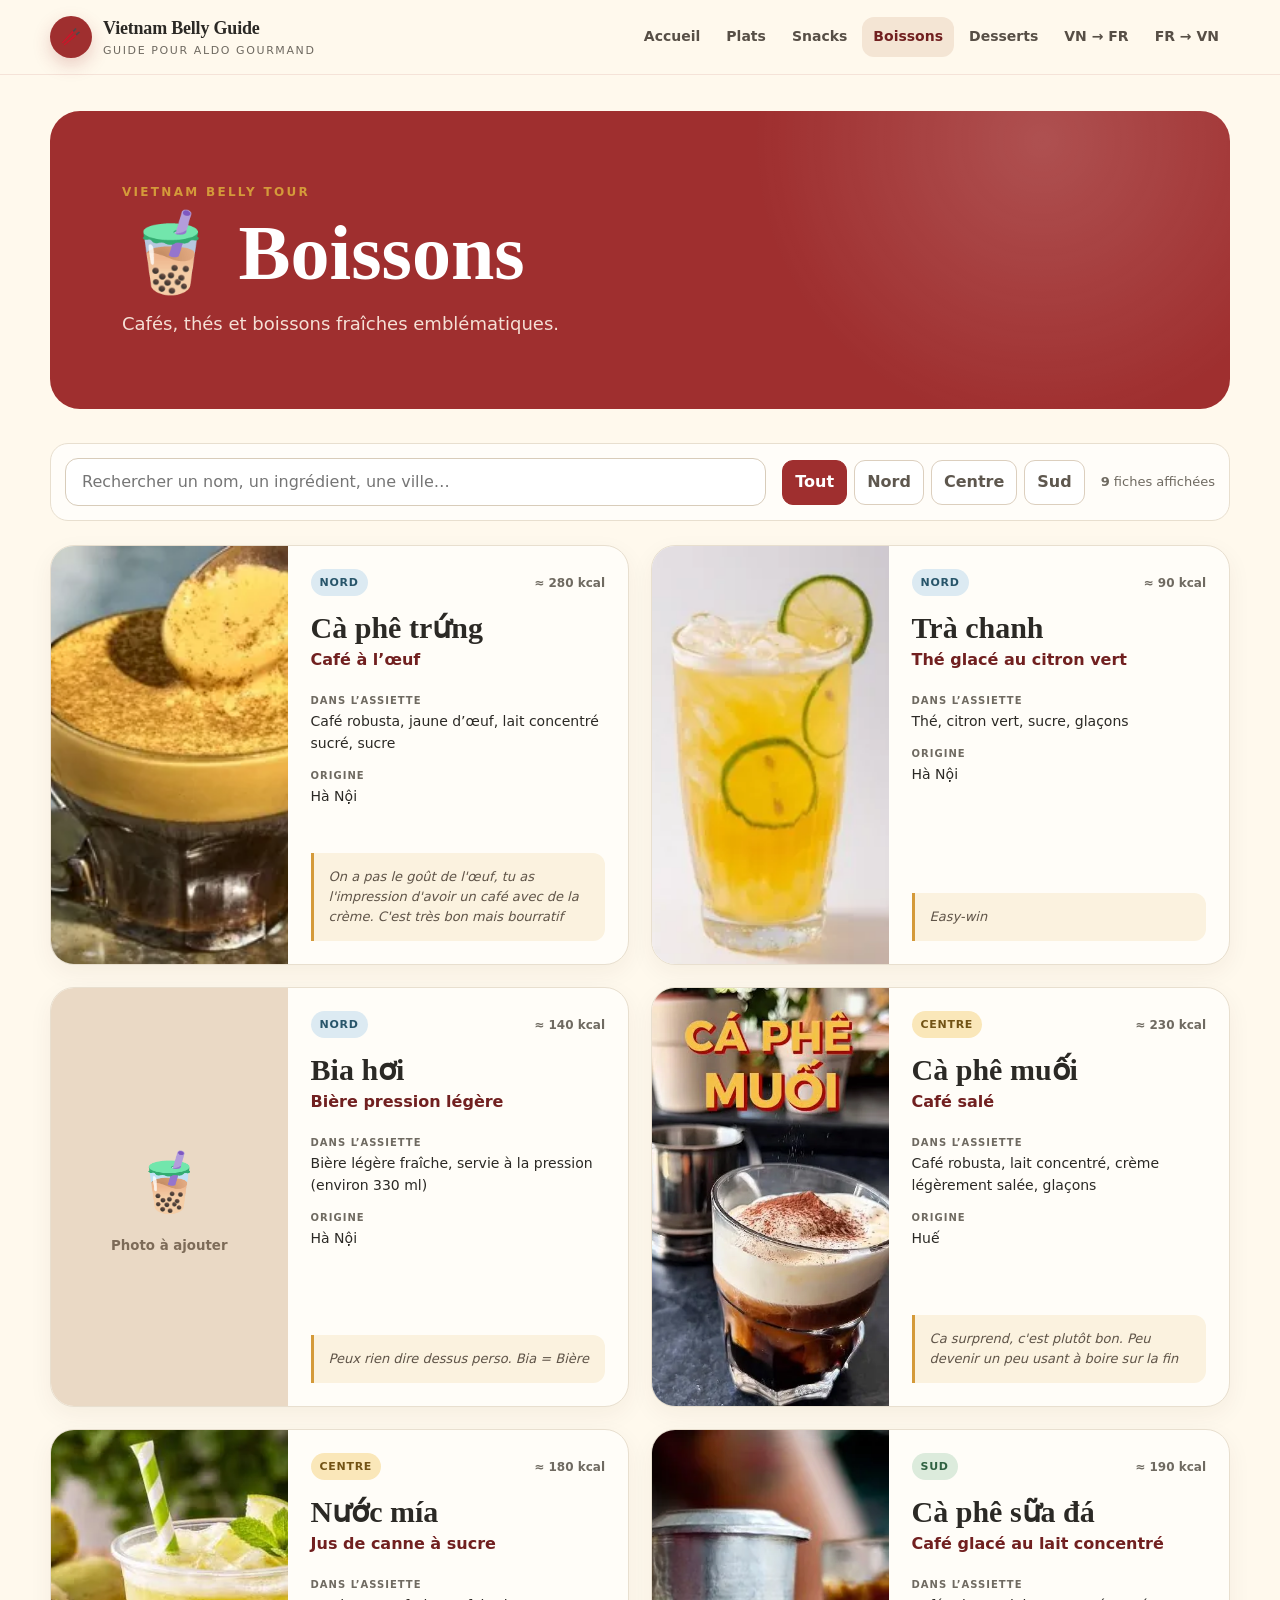
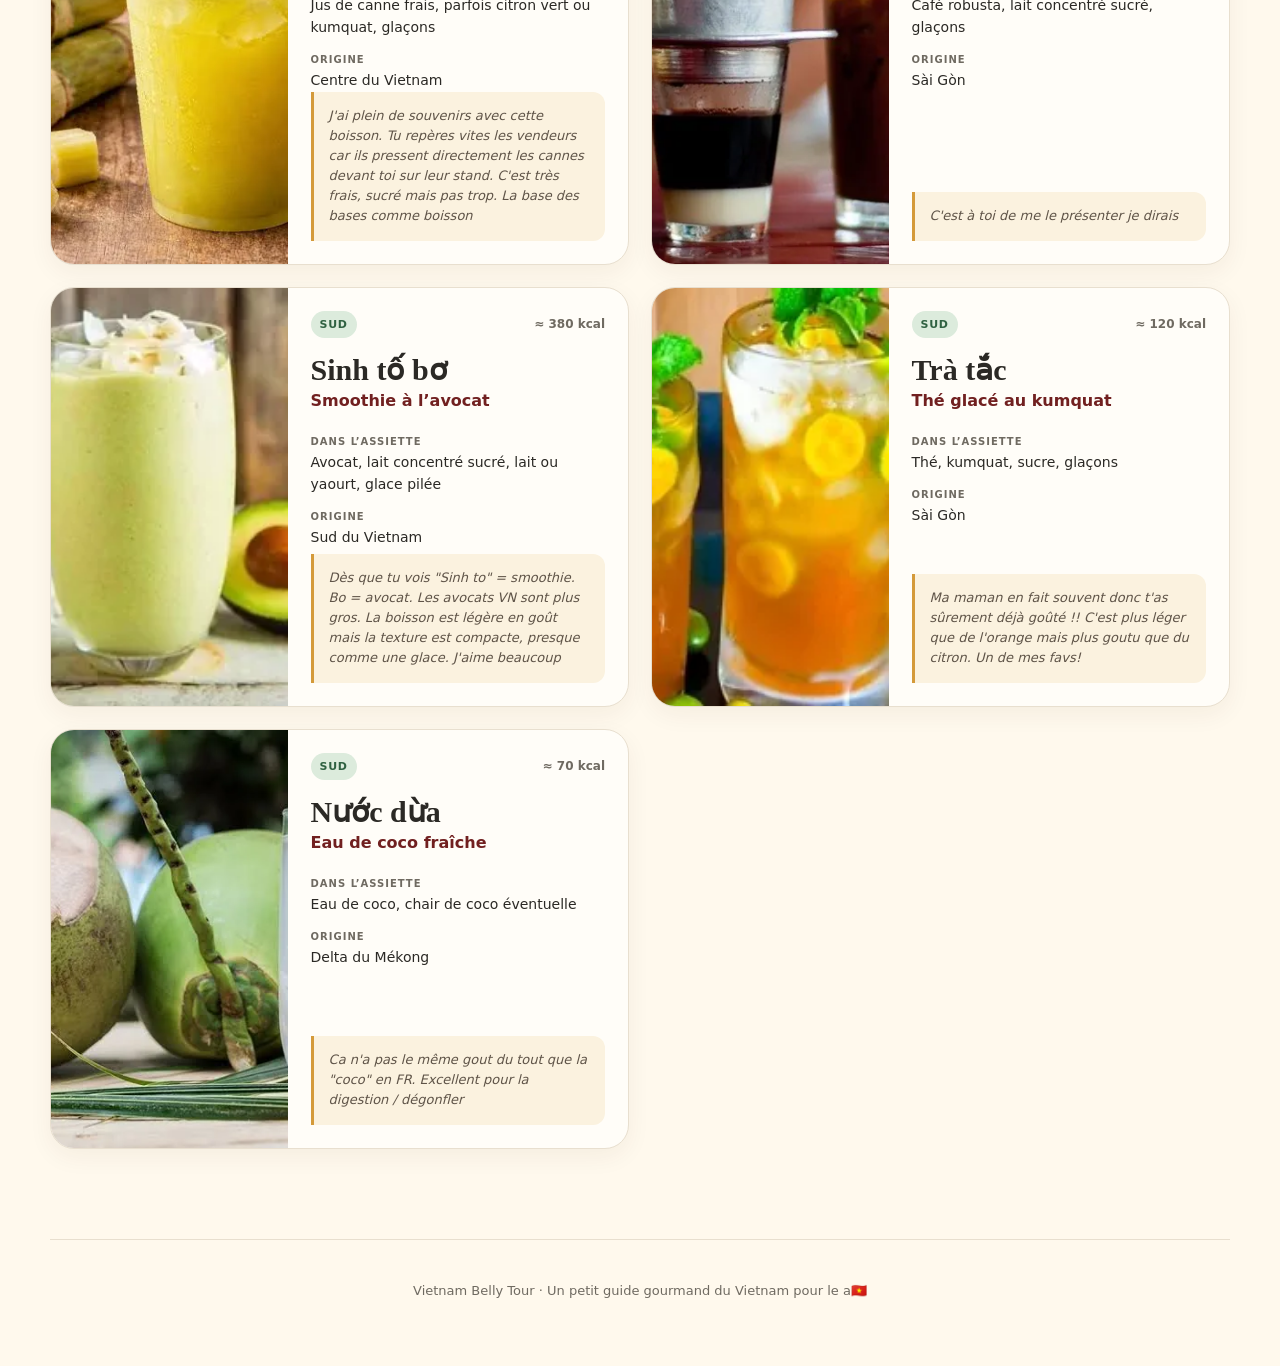
<file: boissons.html>
<!doctype html>
<html lang="fr">
<head>
  <meta charset="utf-8">
  <meta name="viewport" content="width=device-width, initial-scale=1">
  <meta name="description" content="Cafés, thés et boissons fraîches emblématiques.">
  <meta name="robots" content="noindex, nofollow, noarchive">
  <meta name="theme-color" content="#9f2f2f">
  <title>Boissons · Aldo'sVietnam Belly Guide</title>
  <link rel="icon" href="assets/favicon.svg" type="image/svg+xml">
  <link rel="stylesheet" href="assets/styles.css?v=2">
  <script defer src="assets/app.js?v=2"></script>
</head>
<body>

<header class="site-header">
  <div class="header-inner">
    <a class="brand" href="index.html" aria-label="Vietnam Belly Tour, accueil">
      <span class="brand-mark">🥢</span>
      <span><strong>Vietnam Belly Guide</strong><small>Guide pour Aldo gourmand</small></span>
    </a>
    <button class="menu-toggle" type="button" aria-expanded="false" aria-controls="main-nav">Menu</button>
    <nav id="main-nav" class="main-nav" aria-label="Navigation principale">
      <a href="index.html">Accueil</a><a href="plats.html">Plats</a><a href="snacks.html">Snacks</a><a href="boissons.html" class="active">Boissons</a><a href="desserts.html">Desserts</a><a href="glossaire-vn-fr.html">VN → FR</a><a href="glossaire-fr-vn.html">FR → VN</a>
    </nav>
  </div>
</header>

<main>
  <section class="page-hero compact">
    <p class="kicker">VIETNAM BELLY TOUR</p>
    <h1>🧋 Boissons</h1>
    <p>Cafés, thés et boissons fraîches emblématiques.</p>
  </section>
  <section class="section listing-section">
    <div class="toolbar" data-filter-scope>
      <label class="search-field">
        <span class="sr-only">Rechercher</span>
        <input type="search" placeholder="Rechercher un nom, un ingrédient, une ville…" data-search-input>
      </label>
      <div class="filter-buttons" aria-label="Filtrer par région">
        <button class="filter active" data-filter="all">Tout</button>
        <button class="filter" data-filter="nord">Nord</button>
        <button class="filter" data-filter="centre">Centre</button>
        <button class="filter" data-filter="sud">Sud</button>
      </div>
      <p class="result-count"><strong data-result-count>9</strong> fiches affichées</p>
    </div>
    <div class="dish-grid" data-card-grid>
      
<article class="dish-card" data-region="nord" data-search="cà phê trứng café à l’œuf café robusta, jaune d’œuf, lait concentré sucré, sucre nord hà nội on a pas le goût de l&#x27;œuf, tu as l&#x27;impression d&#x27;avoir un café avec de la crème. c&#x27;est très bon mais bourratif">
  <div class="dish-image"><img src="assets/images/boissons-ca-phe-trung.webp" alt="Cà Phê Trứng (Vietnamese Egg Coffee)" loading="lazy"></div>
  <div class="dish-content">
    <div class="dish-meta"><span class="badge region-nord">Nord</span><span class="kcal">≈ 280 kcal</span></div>
    <h2>Cà phê trứng</h2>
    <p class="french-name">Café à l’œuf</p>
    <dl>
      <div><dt>Dans l’assiette</dt><dd>Café robusta, jaune d’œuf, lait concentré sucré, sucre</dd></div>
      <div><dt>Origine</dt><dd>Hà Nội</dd></div>
    </dl>
    <blockquote>On a pas le goût de l&#x27;œuf, tu as l&#x27;impression d&#x27;avoir un café avec de la crème. C&#x27;est très bon mais bourratif</blockquote>
  </div>
</article>
<article class="dish-card" data-region="nord" data-search="trà chanh thé glacé au citron vert thé, citron vert, sucre, glaçons nord hà nội easy-win">
  <div class="dish-image"><img src="assets/images/boissons-tra-chanh.webp" alt="Cách pha trà chanh Hà Nội &quot;ngon nhức nách&quot; chỉ 5.000 đồng" loading="lazy"></div>
  <div class="dish-content">
    <div class="dish-meta"><span class="badge region-nord">Nord</span><span class="kcal">≈ 90 kcal</span></div>
    <h2>Trà chanh</h2>
    <p class="french-name">Thé glacé au citron vert</p>
    <dl>
      <div><dt>Dans l’assiette</dt><dd>Thé, citron vert, sucre, glaçons</dd></div>
      <div><dt>Origine</dt><dd>Hà Nội</dd></div>
    </dl>
    <blockquote>Easy-win</blockquote>
  </div>
</article>
<article class="dish-card" data-region="nord" data-search="bia hơi bière pression légère bière légère fraîche, servie à la pression (environ 330 ml) nord hà nội peux rien dire dessus perso. bia = bière">
  <div class="dish-image"><div class="image-placeholder" aria-label="Aucune photo disponible"><span>🧋</span><small>Photo à ajouter</small></div></div>
  <div class="dish-content">
    <div class="dish-meta"><span class="badge region-nord">Nord</span><span class="kcal">≈ 140 kcal</span></div>
    <h2>Bia hơi</h2>
    <p class="french-name">Bière pression légère</p>
    <dl>
      <div><dt>Dans l’assiette</dt><dd>Bière légère fraîche, servie à la pression (environ 330 ml)</dd></div>
      <div><dt>Origine</dt><dd>Hà Nội</dd></div>
    </dl>
    <blockquote>Peux rien dire dessus perso. Bia = Bière</blockquote>
  </div>
</article>
<article class="dish-card" data-region="centre" data-search="cà phê muối café salé café robusta, lait concentré, crème légèrement salée, glaçons centre huế ca surprend, c&#x27;est plutôt bon. peu devenir un peu usant à boire sur la fin">
  <div class="dish-image"><img src="assets/images/boissons-ca-phe-muoi.webp" alt="CÀ PHÊ MUỐI : La recette du café salé de Huế" loading="lazy"></div>
  <div class="dish-content">
    <div class="dish-meta"><span class="badge region-centre">Centre</span><span class="kcal">≈ 230 kcal</span></div>
    <h2>Cà phê muối</h2>
    <p class="french-name">Café salé</p>
    <dl>
      <div><dt>Dans l’assiette</dt><dd>Café robusta, lait concentré, crème légèrement salée, glaçons</dd></div>
      <div><dt>Origine</dt><dd>Huế</dd></div>
    </dl>
    <blockquote>Ca surprend, c&#x27;est plutôt bon. Peu devenir un peu usant à boire sur la fin</blockquote>
  </div>
</article>
<article class="dish-card" data-region="centre" data-search="nước mía jus de canne à sucre jus de canne frais, parfois citron vert ou kumquat, glaçons centre centre du vietnam j&#x27;ai plein de souvenirs avec cette boisson. tu repères vites les vendeurs car ils pressent directement les cannes devant toi sur leur stand. c&#x27;est très frais, sucré mais pas trop. la base des bases comme boisson">
  <div class="dish-image"><img src="assets/images/boissons-nuoc-mia.webp" alt="Trào lưu dùng nước mía đặc chữa đái tháo đường: Hiểu lầm nguy hiểm, có thể  trả giá đắt" loading="lazy"></div>
  <div class="dish-content">
    <div class="dish-meta"><span class="badge region-centre">Centre</span><span class="kcal">≈ 180 kcal</span></div>
    <h2>Nước mía</h2>
    <p class="french-name">Jus de canne à sucre</p>
    <dl>
      <div><dt>Dans l’assiette</dt><dd>Jus de canne frais, parfois citron vert ou kumquat, glaçons</dd></div>
      <div><dt>Origine</dt><dd>Centre du Vietnam</dd></div>
    </dl>
    <blockquote>J&#x27;ai plein de souvenirs avec cette boisson. Tu repères vites les vendeurs car ils pressent directement les cannes devant toi sur leur stand. C&#x27;est très frais, sucré mais pas trop. La base des bases comme boisson</blockquote>
  </div>
</article>
<article class="dish-card" data-region="sud" data-search="cà phê sữa đá café glacé au lait concentré café robusta, lait concentré sucré, glaçons sud sài gòn c&#x27;est à toi de me le présenter je dirais">
  <div class="dish-image"><img src="assets/images/boissons-ca-phe-sua-a.webp" alt="Cafe au lait glacé vietnamien: deuxième dans la liste des dix meilleurs  cafés du monde" loading="lazy"></div>
  <div class="dish-content">
    <div class="dish-meta"><span class="badge region-sud">Sud</span><span class="kcal">≈ 190 kcal</span></div>
    <h2>Cà phê sữa đá</h2>
    <p class="french-name">Café glacé au lait concentré</p>
    <dl>
      <div><dt>Dans l’assiette</dt><dd>Café robusta, lait concentré sucré, glaçons</dd></div>
      <div><dt>Origine</dt><dd>Sài Gòn</dd></div>
    </dl>
    <blockquote>C&#x27;est à toi de me le présenter je dirais</blockquote>
  </div>
</article>
<article class="dish-card" data-region="sud" data-search="sinh tố bơ smoothie à l’avocat avocat, lait concentré sucré, lait ou yaourt, glace pilée sud sud du vietnam dès que tu vois &quot;sinh to&quot; = smoothie. bo = avocat. les avocats vn sont plus gros. la boisson est légère en goût mais la texture est compacte, presque comme une glace. j&#x27;aime beaucoup">
  <div class="dish-image"><img src="assets/images/boissons-sinh-to-bo.webp" alt="5+ Cách Làm Sinh Tố Bơ Ngon, Thơm, Lạ, Đẹp Da, Bổ Mắt" loading="lazy"></div>
  <div class="dish-content">
    <div class="dish-meta"><span class="badge region-sud">Sud</span><span class="kcal">≈ 380 kcal</span></div>
    <h2>Sinh tố bơ</h2>
    <p class="french-name">Smoothie à l’avocat</p>
    <dl>
      <div><dt>Dans l’assiette</dt><dd>Avocat, lait concentré sucré, lait ou yaourt, glace pilée</dd></div>
      <div><dt>Origine</dt><dd>Sud du Vietnam</dd></div>
    </dl>
    <blockquote>Dès que tu vois &quot;Sinh to&quot; = smoothie. Bo = avocat. Les avocats VN sont plus gros. La boisson est légère en goût mais la texture est compacte, presque comme une glace. J&#x27;aime beaucoup</blockquote>
  </div>
</article>
<article class="dish-card" data-region="sud" data-search="trà tắc thé glacé au kumquat thé, kumquat, sucre, glaçons sud sài gòn ma maman en fait souvent donc t&#x27;as sûrement déjà goûté !! c&#x27;est plus léger que de l&#x27;orange mais plus goutu que du citron. un de mes favs!">
  <div class="dish-image"><img src="assets/images/boissons-tra-tac.webp" alt="Cách làm trà tắc giải nhiệt với công thức pha cực ngon tại nhà" loading="lazy"></div>
  <div class="dish-content">
    <div class="dish-meta"><span class="badge region-sud">Sud</span><span class="kcal">≈ 120 kcal</span></div>
    <h2>Trà tắc</h2>
    <p class="french-name">Thé glacé au kumquat</p>
    <dl>
      <div><dt>Dans l’assiette</dt><dd>Thé, kumquat, sucre, glaçons</dd></div>
      <div><dt>Origine</dt><dd>Sài Gòn</dd></div>
    </dl>
    <blockquote>Ma maman en fait souvent donc t&#x27;as sûrement déjà goûté !! C&#x27;est plus léger que de l&#x27;orange mais plus goutu que du citron. Un de mes favs!</blockquote>
  </div>
</article>
<article class="dish-card" data-region="sud" data-search="nước dừa eau de coco fraîche eau de coco, chair de coco éventuelle sud delta du mékong ca n&#x27;a pas le même gout du tout que la &quot;coco&quot; en fr. excellent pour la digestion / dégonfler">
  <div class="dish-image"><img src="assets/images/boissons-nuoc-dua.webp" alt="Nước dừa có thực sự tốt? | Báo Dân trí" loading="lazy"></div>
  <div class="dish-content">
    <div class="dish-meta"><span class="badge region-sud">Sud</span><span class="kcal">≈ 70 kcal</span></div>
    <h2>Nước dừa</h2>
    <p class="french-name">Eau de coco fraîche</p>
    <dl>
      <div><dt>Dans l’assiette</dt><dd>Eau de coco, chair de coco éventuelle</dd></div>
      <div><dt>Origine</dt><dd>Delta du Mékong</dd></div>
    </dl>
    <blockquote>Ca n&#x27;a pas le même gout du tout que la &quot;coco&quot; en FR. Excellent pour la digestion / dégonfler</blockquote>
  </div>
</article>
    </div>
    <p class="empty-state" data-empty-state hidden>Aucun résultat pour cette recherche.</p>
  </section>
</main>

<footer class="site-footer">
  <p>Vietnam Belly Tour · Un petit guide gourmand du Vietnam pour le a🇻🇳</p>
</footer>
</body>
</html>
</file>
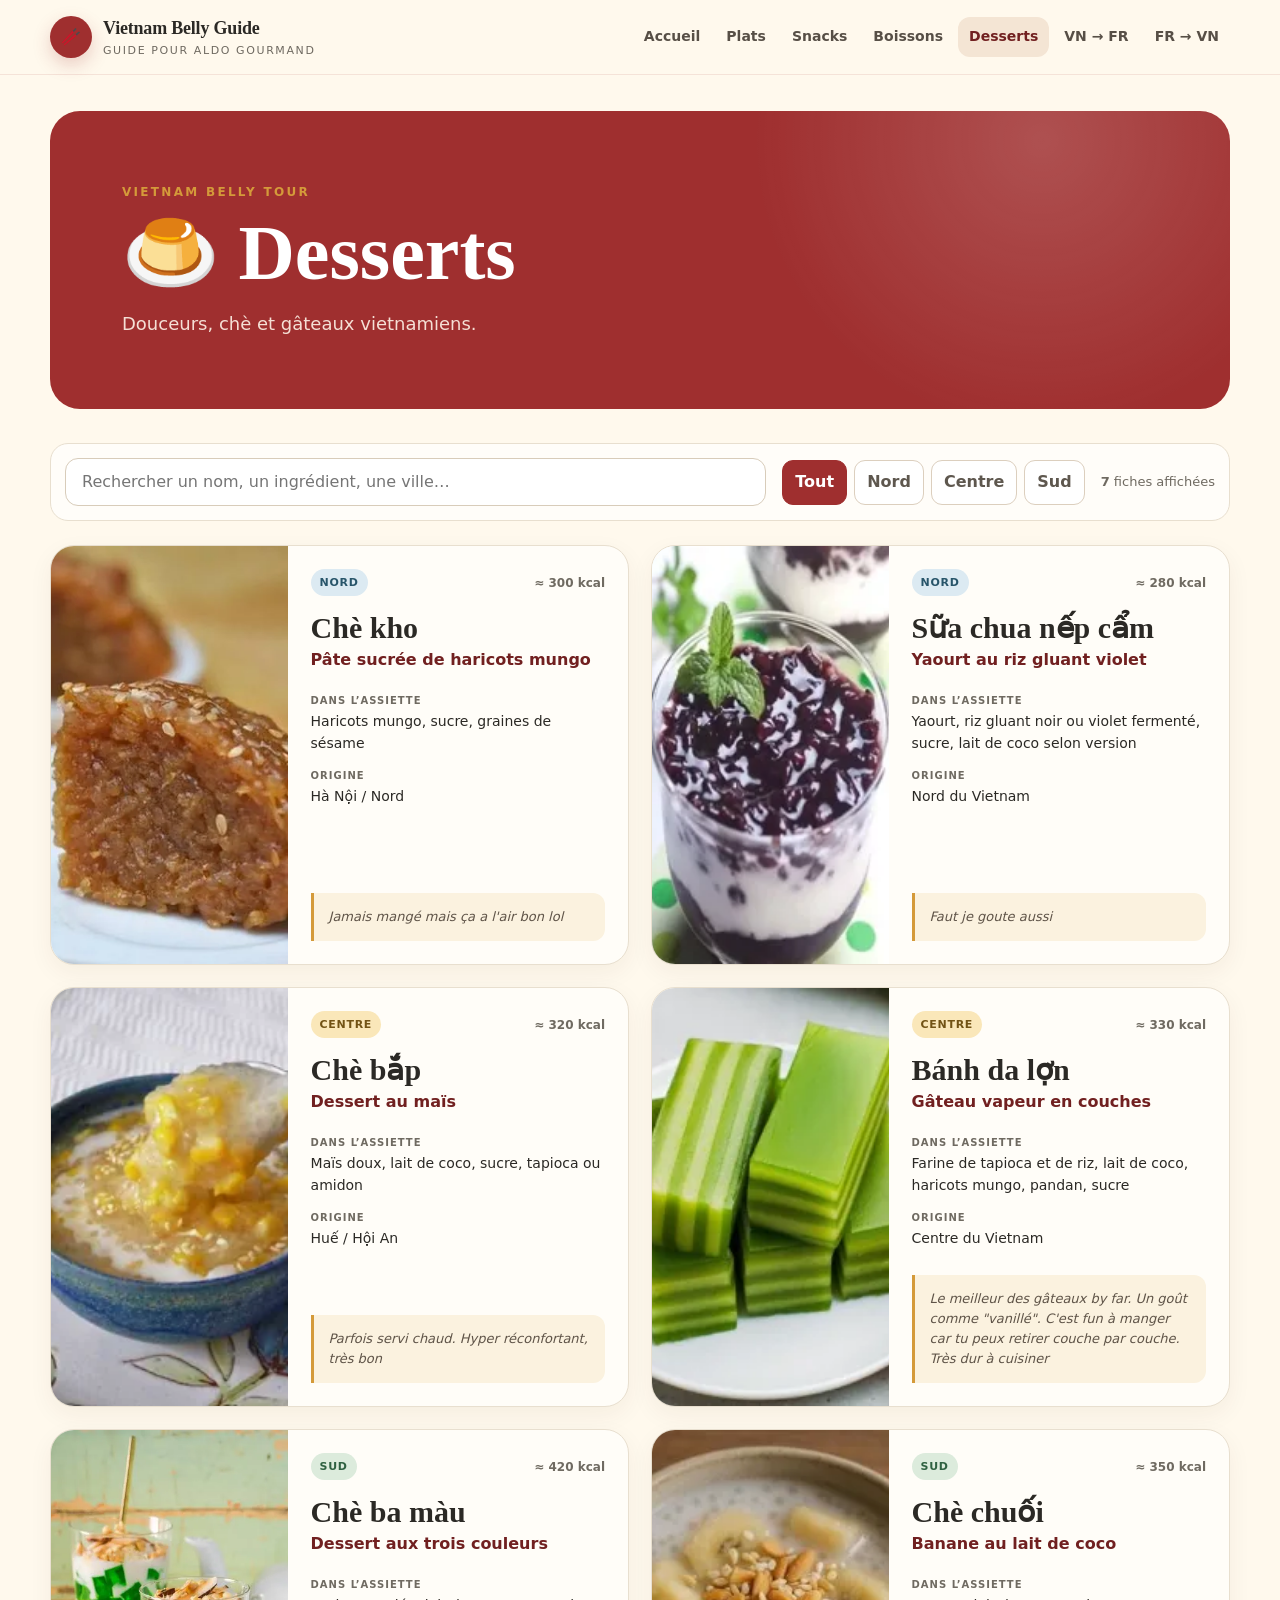
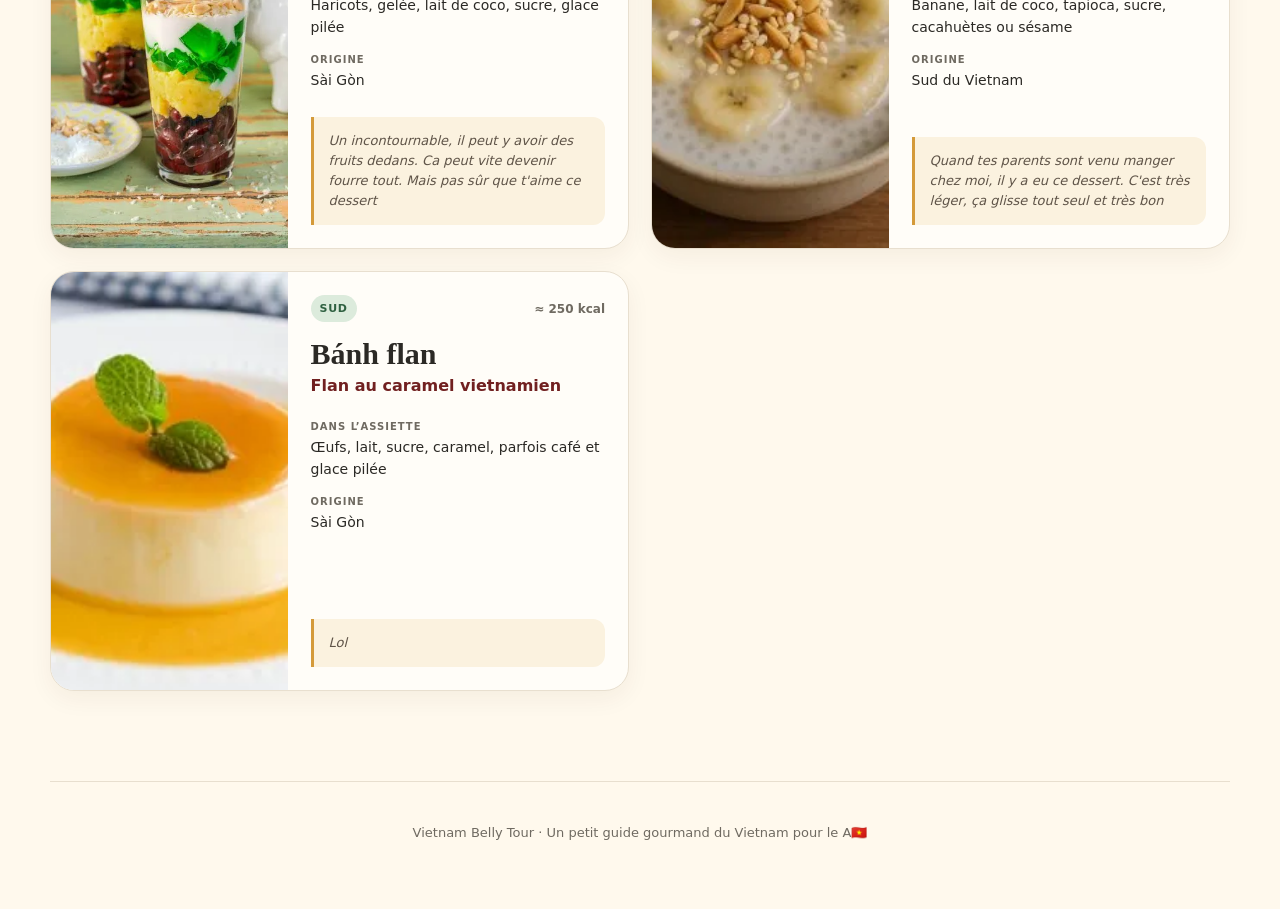
<file: desserts.html>
<!doctype html>
<html lang="fr">
<head>
  <meta charset="utf-8">
  <meta name="viewport" content="width=device-width, initial-scale=1">
  <meta name="description" content="Douceurs, chè et gâteaux vietnamiens.">
  <meta name="robots" content="noindex, nofollow, noarchive">
  <meta name="theme-color" content="#9f2f2f">
  <title>Desserts · Aldo's Vietnam Belly Guide</title>
  <link rel="icon" href="assets/favicon.svg" type="image/svg+xml">
  <link rel="stylesheet" href="assets/styles.css?v=2">
  <script defer src="assets/app.js?v=2"></script>
</head>
<body>

<header class="site-header">
  <div class="header-inner">
    <a class="brand" href="index.html" aria-label="Vietnam Belly Tour, accueil">
      <span class="brand-mark">🥢</span>
      <span><strong>Vietnam Belly Guide</strong><small>Guide pour Aldo gourmand</small></span>
    </a>
    <button class="menu-toggle" type="button" aria-expanded="false" aria-controls="main-nav">Menu</button>
    <nav id="main-nav" class="main-nav" aria-label="Navigation principale">
      <a href="index.html">Accueil</a><a href="plats.html">Plats</a><a href="snacks.html">Snacks</a><a href="boissons.html">Boissons</a><a href="desserts.html" class="active">Desserts</a><a href="glossaire-vn-fr.html">VN → FR</a><a href="glossaire-fr-vn.html">FR → VN</a>
    </nav>
  </div>
</header>

<main>
  <section class="page-hero compact">
    <p class="kicker">VIETNAM BELLY TOUR</p>
    <h1>🍮 Desserts</h1>
    <p>Douceurs, chè et gâteaux vietnamiens.</p>
  </section>
  <section class="section listing-section">
    <div class="toolbar" data-filter-scope>
      <label class="search-field">
        <span class="sr-only">Rechercher</span>
        <input type="search" placeholder="Rechercher un nom, un ingrédient, une ville…" data-search-input>
      </label>
      <div class="filter-buttons" aria-label="Filtrer par région">
        <button class="filter active" data-filter="all">Tout</button>
        <button class="filter" data-filter="nord">Nord</button>
        <button class="filter" data-filter="centre">Centre</button>
        <button class="filter" data-filter="sud">Sud</button>
      </div>
      <p class="result-count"><strong data-result-count>7</strong> fiches affichées</p>
    </div>
    <div class="dish-grid" data-card-grid>
      
<article class="dish-card" data-region="nord" data-search="chè kho pâte sucrée de haricots mungo haricots mungo, sucre, graines de sésame nord hà nội / nord jamais mangé mais ça a l&#x27;air bon lol">
  <div class="dish-image"><img src="assets/images/desserts-che-kho.webp" alt="2 cách làm chè kho ngon, đẹp mắt thắp hương đầu tháng" loading="lazy"></div>
  <div class="dish-content">
    <div class="dish-meta"><span class="badge region-nord">Nord</span><span class="kcal">≈ 300 kcal</span></div>
    <h2>Chè kho</h2>
    <p class="french-name">Pâte sucrée de haricots mungo</p>
    <dl>
      <div><dt>Dans l’assiette</dt><dd>Haricots mungo, sucre, graines de sésame</dd></div>
      <div><dt>Origine</dt><dd>Hà Nội / Nord</dd></div>
    </dl>
    <blockquote>Jamais mangé mais ça a l&#x27;air bon lol</blockquote>
  </div>
</article>
<article class="dish-card" data-region="nord" data-search="sữa chua nếp cẩm yaourt au riz gluant violet yaourt, riz gluant noir ou violet fermenté, sucre, lait de coco selon version nord nord du vietnam faut je goute aussi">
  <div class="dish-image"><img src="assets/images/desserts-sua-chua-nep-cam.webp" alt="Bí Quyết Làm Sữa Chua Nếp Cẩm Không Bị Tách Nước" loading="lazy"></div>
  <div class="dish-content">
    <div class="dish-meta"><span class="badge region-nord">Nord</span><span class="kcal">≈ 280 kcal</span></div>
    <h2>Sữa chua nếp cẩm</h2>
    <p class="french-name">Yaourt au riz gluant violet</p>
    <dl>
      <div><dt>Dans l’assiette</dt><dd>Yaourt, riz gluant noir ou violet fermenté, sucre, lait de coco selon version</dd></div>
      <div><dt>Origine</dt><dd>Nord du Vietnam</dd></div>
    </dl>
    <blockquote>Faut je goute aussi</blockquote>
  </div>
</article>
<article class="dish-card" data-region="centre" data-search="chè bắp dessert au maïs maïs doux, lait de coco, sucre, tapioca ou amidon centre huế / hội an parfois servi chaud. hyper réconfortant, très bon">
  <div class="dish-image"><img src="assets/images/desserts-che-bap.webp" alt="Che bap (Vietnamese sweet corn, tapioca and coconut)" loading="lazy"></div>
  <div class="dish-content">
    <div class="dish-meta"><span class="badge region-centre">Centre</span><span class="kcal">≈ 320 kcal</span></div>
    <h2>Chè bắp</h2>
    <p class="french-name">Dessert au maïs</p>
    <dl>
      <div><dt>Dans l’assiette</dt><dd>Maïs doux, lait de coco, sucre, tapioca ou amidon</dd></div>
      <div><dt>Origine</dt><dd>Huế / Hội An</dd></div>
    </dl>
    <blockquote>Parfois servi chaud. Hyper réconfortant, très bon</blockquote>
  </div>
</article>
<article class="dish-card" data-region="centre" data-search="bánh da lợn gâteau vapeur en couches farine de tapioca et de riz, lait de coco, haricots mungo, pandan, sucre centre centre du vietnam le meilleur des gâteaux by far. un goût comme &quot;vanillé&quot;. c&#x27;est fun à manger car tu peux retirer couche par couche. très dur à cuisiner">
  <div class="dish-image"><img src="assets/images/desserts-banh-da-lon.webp" alt="Banh Da Lon (Vietnamese Steamed Cakes)" loading="lazy"></div>
  <div class="dish-content">
    <div class="dish-meta"><span class="badge region-centre">Centre</span><span class="kcal">≈ 330 kcal</span></div>
    <h2>Bánh da lợn</h2>
    <p class="french-name">Gâteau vapeur en couches</p>
    <dl>
      <div><dt>Dans l’assiette</dt><dd>Farine de tapioca et de riz, lait de coco, haricots mungo, pandan, sucre</dd></div>
      <div><dt>Origine</dt><dd>Centre du Vietnam</dd></div>
    </dl>
    <blockquote>Le meilleur des gâteaux by far. Un goût comme &quot;vanillé&quot;. C&#x27;est fun à manger car tu peux retirer couche par couche. Très dur à cuisiner</blockquote>
  </div>
</article>
<article class="dish-card" data-region="sud" data-search="chè ba màu dessert aux trois couleurs haricots, gelée, lait de coco, sucre, glace pilée sud sài gòn un incontournable, il peut y avoir des fruits dedans. ca peut vite devenir fourre tout. mais pas sûr que t&#x27;aime ce dessert">
  <div class="dish-image"><img src="assets/images/desserts-che-ba-mau.webp" alt="Che Bah Mau" loading="lazy"></div>
  <div class="dish-content">
    <div class="dish-meta"><span class="badge region-sud">Sud</span><span class="kcal">≈ 420 kcal</span></div>
    <h2>Chè ba màu</h2>
    <p class="french-name">Dessert aux trois couleurs</p>
    <dl>
      <div><dt>Dans l’assiette</dt><dd>Haricots, gelée, lait de coco, sucre, glace pilée</dd></div>
      <div><dt>Origine</dt><dd>Sài Gòn</dd></div>
    </dl>
    <blockquote>Un incontournable, il peut y avoir des fruits dedans. Ca peut vite devenir fourre tout. Mais pas sûr que t&#x27;aime ce dessert</blockquote>
  </div>
</article>
<article class="dish-card" data-region="sud" data-search="chè chuối banane au lait de coco banane, lait de coco, tapioca, sucre, cacahuètes ou sésame sud sud du vietnam quand tes parents sont venu manger chez moi, il y a eu ce dessert. c&#x27;est très léger, ça glisse tout seul et très bon">
  <div class="dish-image"><img src="assets/images/desserts-che-chuoi.webp" alt="Chè chuối (Bananes, lait coco, perles tapioca) - Phàp" loading="lazy"></div>
  <div class="dish-content">
    <div class="dish-meta"><span class="badge region-sud">Sud</span><span class="kcal">≈ 350 kcal</span></div>
    <h2>Chè chuối</h2>
    <p class="french-name">Banane au lait de coco</p>
    <dl>
      <div><dt>Dans l’assiette</dt><dd>Banane, lait de coco, tapioca, sucre, cacahuètes ou sésame</dd></div>
      <div><dt>Origine</dt><dd>Sud du Vietnam</dd></div>
    </dl>
    <blockquote>Quand tes parents sont venu manger chez moi, il y a eu ce dessert. C&#x27;est très léger, ça glisse tout seul et très bon</blockquote>
  </div>
</article>
<article class="dish-card" data-region="sud" data-search="bánh flan flan au caramel vietnamien œufs, lait, sucre, caramel, parfois café et glace pilée sud sài gòn lol">
  <div class="dish-image"><img src="assets/images/desserts-banh-flan.webp" alt="Banh Flan (Vietnamese Creme Caramel - A Silky Egg Pudding)" loading="lazy"></div>
  <div class="dish-content">
    <div class="dish-meta"><span class="badge region-sud">Sud</span><span class="kcal">≈ 250 kcal</span></div>
    <h2>Bánh flan</h2>
    <p class="french-name">Flan au caramel vietnamien</p>
    <dl>
      <div><dt>Dans l’assiette</dt><dd>Œufs, lait, sucre, caramel, parfois café et glace pilée</dd></div>
      <div><dt>Origine</dt><dd>Sài Gòn</dd></div>
    </dl>
    <blockquote>Lol</blockquote>
  </div>
</article>
    </div>
    <p class="empty-state" data-empty-state hidden>Aucun résultat pour cette recherche.</p>
  </section>
</main>

<footer class="site-footer">
  <p>Vietnam Belly Tour · Un petit guide gourmand du Vietnam pour le A🇻🇳</p>
</footer>
</body>
</html>
</file>
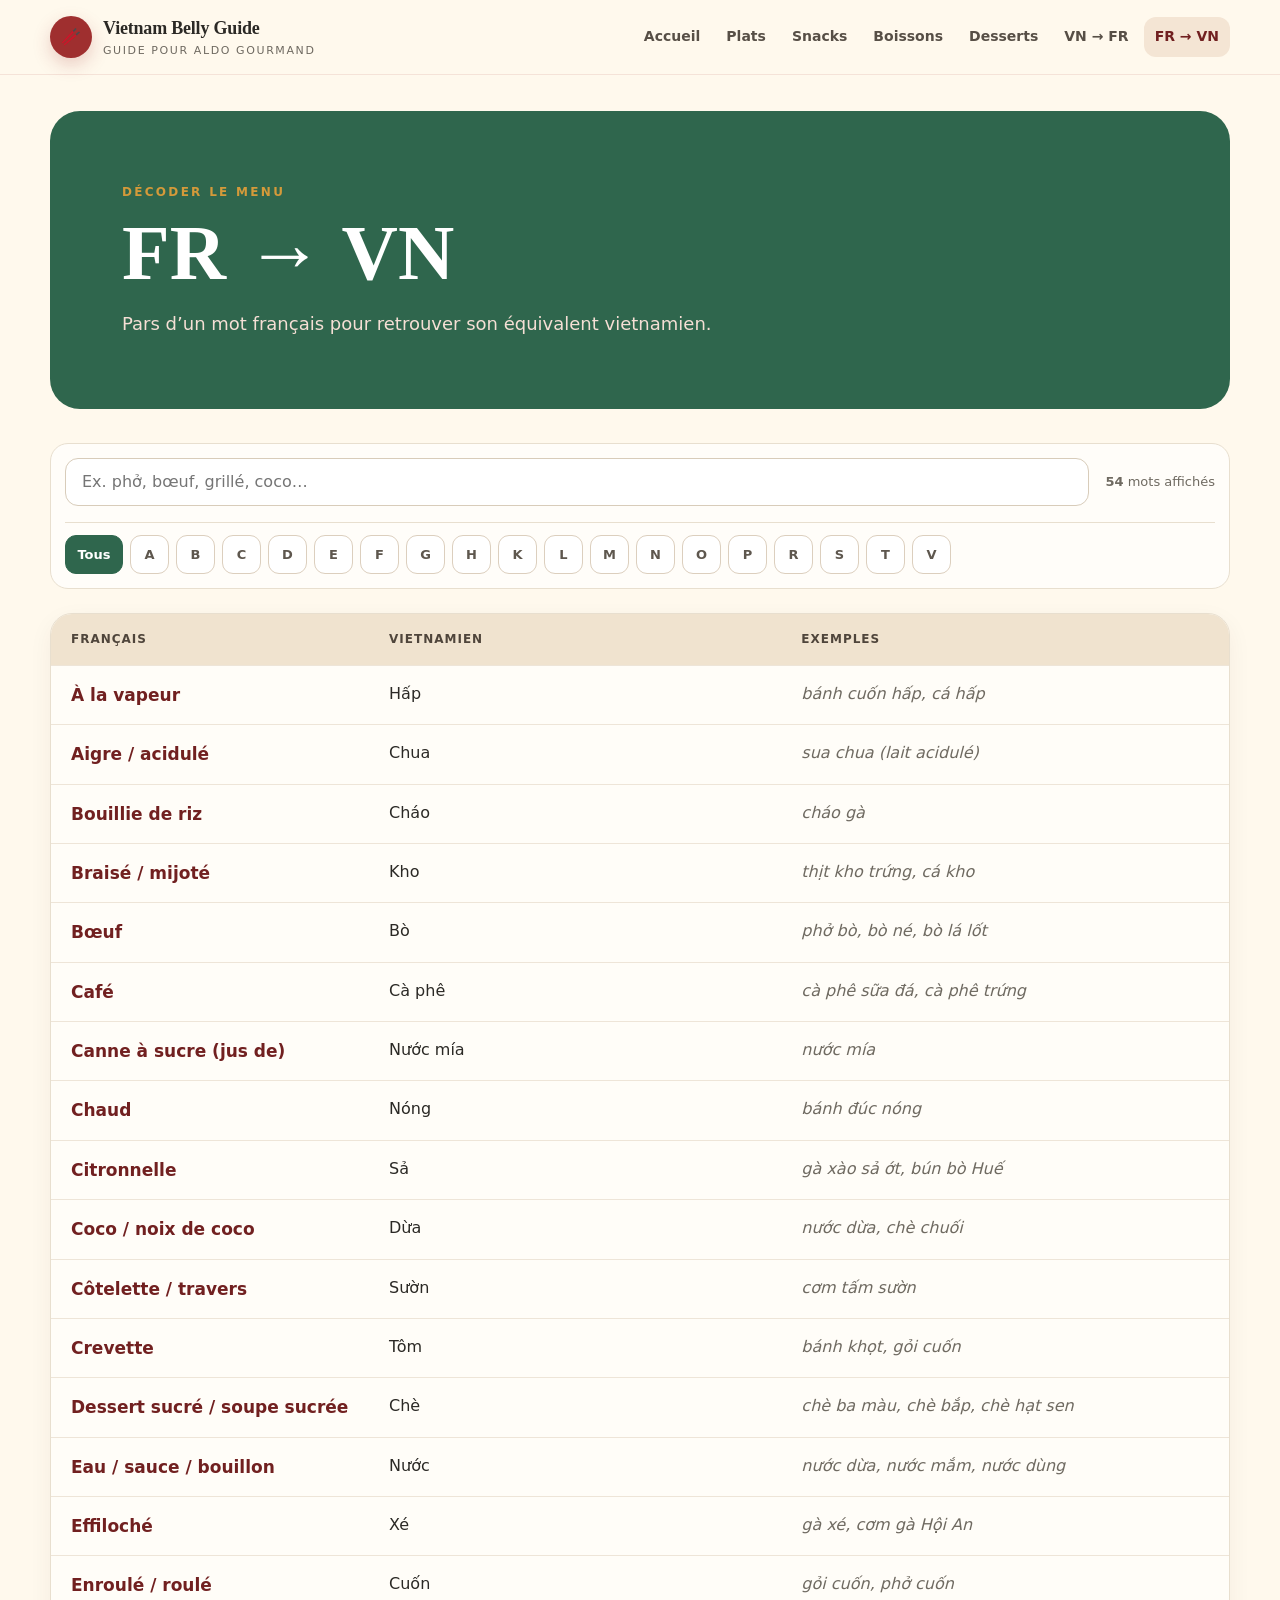
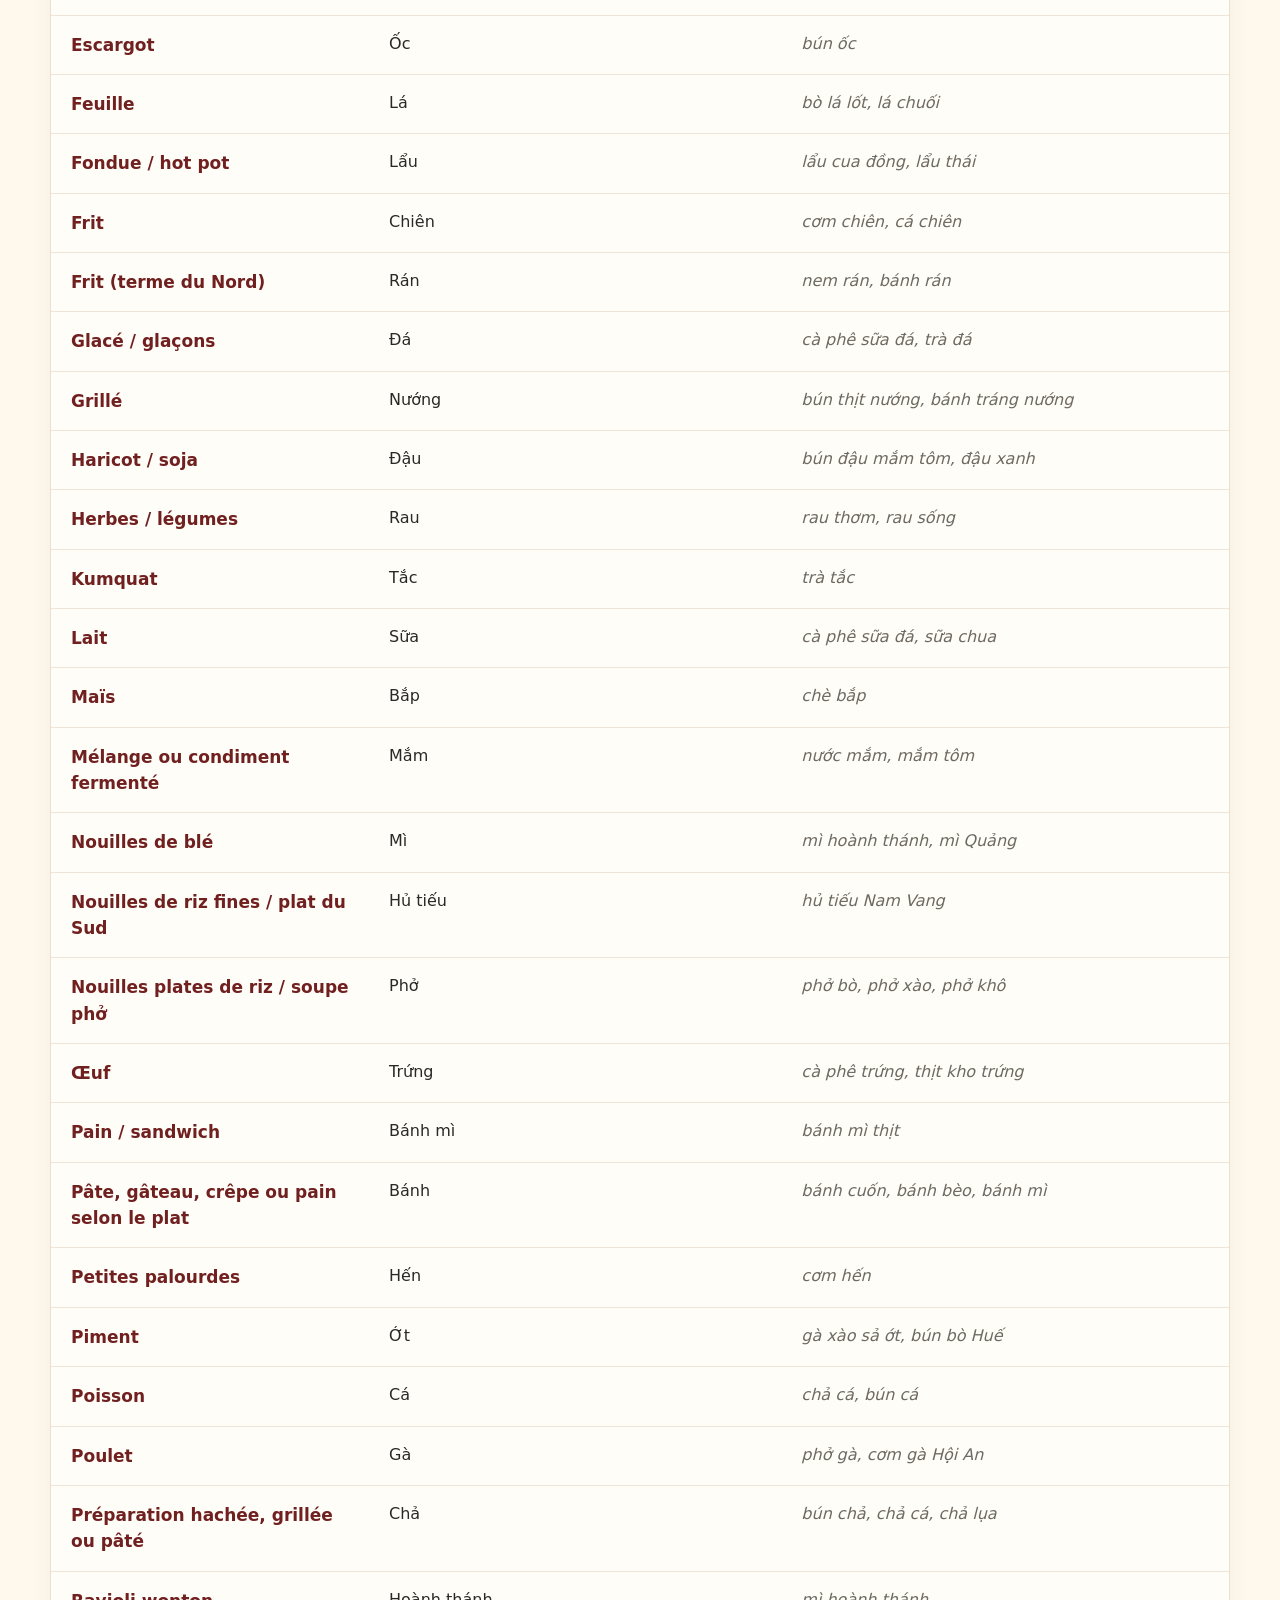
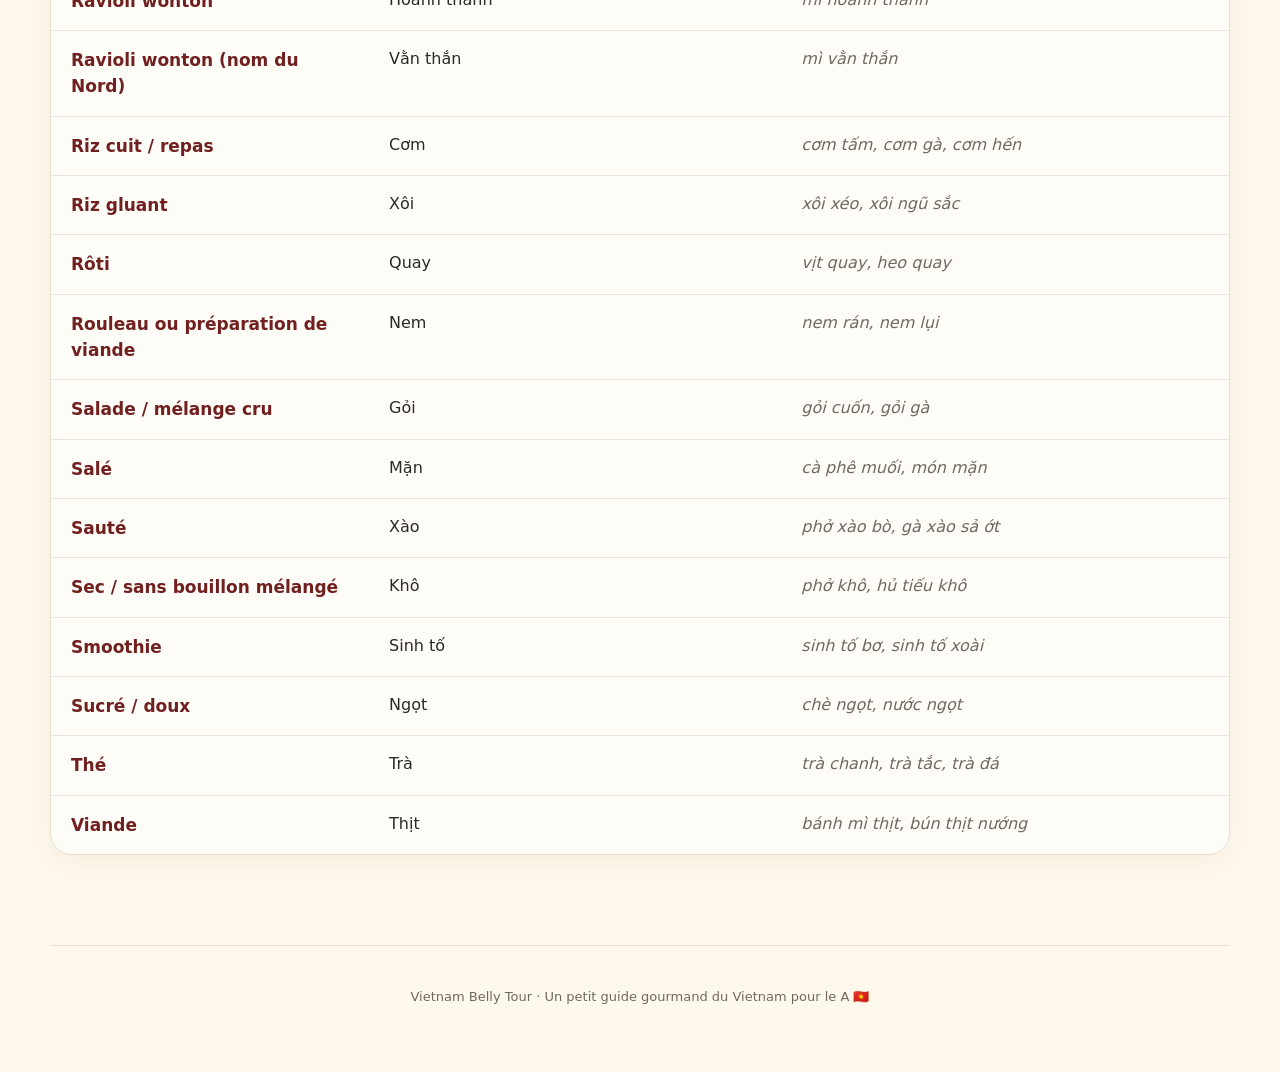
<file: glossaire-fr-vn.html>
<!doctype html>
<html lang="fr">
<head>
  <meta charset="utf-8">
  <meta name="viewport" content="width=device-width, initial-scale=1">
  <meta name="description" content="Pars d’un mot français pour retrouver son équivalent vietnamien.">
  <meta name="robots" content="noindex, nofollow, noarchive">
  <meta name="theme-color" content="#9f2f2f">
  <title>Glossaire français → vietnamien · Vietnam Belly Guide</title>
  <link rel="icon" href="assets/favicon.svg" type="image/svg+xml">
  <link rel="stylesheet" href="assets/styles.css?v=3">
  <script defer src="assets/app.js?v=3"></script>
</head>
<body>

<header class="site-header">
  <div class="header-inner">
    <a class="brand" href="index.html" aria-label="Vietnam Belly Tour, accueil">
      <span class="brand-mark">🥢</span>
      <span><strong>Vietnam Belly Guide</strong><small>Guide pour Aldo gourmand</small></span>
    </a>
    <button class="menu-toggle" type="button" aria-expanded="false" aria-controls="main-nav">Menu</button>
    <nav id="main-nav" class="main-nav" aria-label="Navigation principale">
      <a href="index.html">Accueil</a><a href="plats.html">Plats</a><a href="snacks.html">Snacks</a><a href="boissons.html">Boissons</a><a href="desserts.html">Desserts</a><a href="glossaire-vn-fr.html">VN → FR</a><a href="glossaire-fr-vn.html" class="active">FR → VN</a>
    </nav>
  </div>
</header>

<main>
  <section class="page-hero compact glossary-hero">
    <p class="kicker">DÉCODER LE MENU</p>
    <h1>FR → VN</h1>
    <p>Pars d’un mot français pour retrouver son équivalent vietnamien.</p>
  </section>
  <section class="section glossary-section">
    <div class="toolbar glossary-toolbar" data-filter-scope>
      <label class="search-field wide">
        <span class="sr-only">Rechercher dans le glossaire</span>
        <input type="search" placeholder="Ex. phở, bœuf, grillé, coco…" data-search-input>
      </label>
      <p class="result-count"><strong data-result-count>54</strong> mots affichés</p>
      <div class="alphabet-filter" data-letter-filter aria-label="Filtrer le glossaire par lettre"></div>
    </div>
    <div class="table-wrap">
      <table class="glossary-table">
        <thead>
          <tr>
            <th>Français</th>
            <th>Vietnamien</th>
            <th>Exemples</th>
          </tr>
        </thead>
        <tbody data-card-grid>
          
<tr data-search="hấp à la vapeur bánh cuốn hấp, cá hấp">
  <td data-label="Français"><strong>À la vapeur</strong></td>
  <td data-label="Vietnamien">Hấp</td>
  <td data-label="Exemples">bánh cuốn hấp, cá hấp</td>
</tr>
<tr data-search="chua aigre / acidulé sua chua (lait acidulé)">
  <td data-label="Français"><strong>Aigre / acidulé</strong></td>
  <td data-label="Vietnamien">Chua</td>
  <td data-label="Exemples">sua chua (lait acidulé)</td>
</tr>
<tr data-search="cháo bouillie de riz cháo gà">
  <td data-label="Français"><strong>Bouillie de riz</strong></td>
  <td data-label="Vietnamien">Cháo</td>
  <td data-label="Exemples">cháo gà</td>
</tr>
<tr data-search="kho braisé / mijoté thịt kho trứng, cá kho">
  <td data-label="Français"><strong>Braisé / mijoté</strong></td>
  <td data-label="Vietnamien">Kho</td>
  <td data-label="Exemples">thịt kho trứng, cá kho</td>
</tr>
<tr data-search="bò bœuf phở bò, bò né, bò lá lốt">
  <td data-label="Français"><strong>Bœuf</strong></td>
  <td data-label="Vietnamien">Bò</td>
  <td data-label="Exemples">phở bò, bò né, bò lá lốt</td>
</tr>
<tr data-search="cà phê café cà phê sữa đá, cà phê trứng">
  <td data-label="Français"><strong>Café</strong></td>
  <td data-label="Vietnamien">Cà phê</td>
  <td data-label="Exemples">cà phê sữa đá, cà phê trứng</td>
</tr>
<tr data-search="nước mía canne à sucre (jus de) nước mía">
  <td data-label="Français"><strong>Canne à sucre (jus de)</strong></td>
  <td data-label="Vietnamien">Nước mía</td>
  <td data-label="Exemples">nước mía</td>
</tr>
<tr data-search="nóng chaud bánh đúc nóng">
  <td data-label="Français"><strong>Chaud</strong></td>
  <td data-label="Vietnamien">Nóng</td>
  <td data-label="Exemples">bánh đúc nóng</td>
</tr>
<tr data-search="sả citronnelle gà xào sả ớt, bún bò huế">
  <td data-label="Français"><strong>Citronnelle</strong></td>
  <td data-label="Vietnamien">Sả</td>
  <td data-label="Exemples">gà xào sả ớt, bún bò Huế</td>
</tr>
<tr data-search="dừa coco / noix de coco nước dừa, chè chuối">
  <td data-label="Français"><strong>Coco / noix de coco</strong></td>
  <td data-label="Vietnamien">Dừa</td>
  <td data-label="Exemples">nước dừa, chè chuối</td>
</tr>
<tr data-search="sườn côtelette / travers cơm tấm sườn">
  <td data-label="Français"><strong>Côtelette / travers</strong></td>
  <td data-label="Vietnamien">Sườn</td>
  <td data-label="Exemples">cơm tấm sườn</td>
</tr>
<tr data-search="tôm crevette bánh khọt, gỏi cuốn">
  <td data-label="Français"><strong>Crevette</strong></td>
  <td data-label="Vietnamien">Tôm</td>
  <td data-label="Exemples">bánh khọt, gỏi cuốn</td>
</tr>
<tr data-search="chè dessert sucré / soupe sucrée chè ba màu, chè bắp, chè hạt sen">
  <td data-label="Français"><strong>Dessert sucré / soupe sucrée</strong></td>
  <td data-label="Vietnamien">Chè</td>
  <td data-label="Exemples">chè ba màu, chè bắp, chè hạt sen</td>
</tr>
<tr data-search="nước eau / sauce / bouillon nước dừa, nước mắm, nước dùng">
  <td data-label="Français"><strong>Eau / sauce / bouillon</strong></td>
  <td data-label="Vietnamien">Nước</td>
  <td data-label="Exemples">nước dừa, nước mắm, nước dùng</td>
</tr>
<tr data-search="xé effiloché gà xé, cơm gà hội an">
  <td data-label="Français"><strong>Effiloché</strong></td>
  <td data-label="Vietnamien">Xé</td>
  <td data-label="Exemples">gà xé, cơm gà Hội An</td>
</tr>
<tr data-search="cuốn enroulé / roulé gỏi cuốn, phở cuốn">
  <td data-label="Français"><strong>Enroulé / roulé</strong></td>
  <td data-label="Vietnamien">Cuốn</td>
  <td data-label="Exemples">gỏi cuốn, phở cuốn</td>
</tr>
<tr data-search="ốc escargot bún ốc">
  <td data-label="Français"><strong>Escargot</strong></td>
  <td data-label="Vietnamien">Ốc</td>
  <td data-label="Exemples">bún ốc</td>
</tr>
<tr data-search="lá feuille bò lá lốt, lá chuối">
  <td data-label="Français"><strong>Feuille</strong></td>
  <td data-label="Vietnamien">Lá</td>
  <td data-label="Exemples">bò lá lốt, lá chuối</td>
</tr>
<tr data-search="lẩu fondue / hot pot lẩu cua đồng, lẩu thái">
  <td data-label="Français"><strong>Fondue / hot pot</strong></td>
  <td data-label="Vietnamien">Lẩu</td>
  <td data-label="Exemples">lẩu cua đồng, lẩu thái</td>
</tr>
<tr data-search="chiên frit cơm chiên, cá chiên">
  <td data-label="Français"><strong>Frit</strong></td>
  <td data-label="Vietnamien">Chiên</td>
  <td data-label="Exemples">cơm chiên, cá chiên</td>
</tr>
<tr data-search="rán frit (terme du nord) nem rán, bánh rán">
  <td data-label="Français"><strong>Frit (terme du Nord)</strong></td>
  <td data-label="Vietnamien">Rán</td>
  <td data-label="Exemples">nem rán, bánh rán</td>
</tr>
<tr data-search="đá glacé / glaçons cà phê sữa đá, trà đá">
  <td data-label="Français"><strong>Glacé / glaçons</strong></td>
  <td data-label="Vietnamien">Đá</td>
  <td data-label="Exemples">cà phê sữa đá, trà đá</td>
</tr>
<tr data-search="nướng grillé bún thịt nướng, bánh tráng nướng">
  <td data-label="Français"><strong>Grillé</strong></td>
  <td data-label="Vietnamien">Nướng</td>
  <td data-label="Exemples">bún thịt nướng, bánh tráng nướng</td>
</tr>
<tr data-search="đậu haricot / soja bún đậu mắm tôm, đậu xanh">
  <td data-label="Français"><strong>Haricot / soja</strong></td>
  <td data-label="Vietnamien">Đậu</td>
  <td data-label="Exemples">bún đậu mắm tôm, đậu xanh</td>
</tr>
<tr data-search="rau herbes / légumes rau thơm, rau sống">
  <td data-label="Français"><strong>Herbes / légumes</strong></td>
  <td data-label="Vietnamien">Rau</td>
  <td data-label="Exemples">rau thơm, rau sống</td>
</tr>
<tr data-search="tắc kumquat trà tắc">
  <td data-label="Français"><strong>Kumquat</strong></td>
  <td data-label="Vietnamien">Tắc</td>
  <td data-label="Exemples">trà tắc</td>
</tr>
<tr data-search="sữa lait cà phê sữa đá, sữa chua">
  <td data-label="Français"><strong>Lait</strong></td>
  <td data-label="Vietnamien">Sữa</td>
  <td data-label="Exemples">cà phê sữa đá, sữa chua</td>
</tr>
<tr data-search="bắp maïs chè bắp">
  <td data-label="Français"><strong>Maïs</strong></td>
  <td data-label="Vietnamien">Bắp</td>
  <td data-label="Exemples">chè bắp</td>
</tr>
<tr data-search="mắm mélange ou condiment fermenté nước mắm, mắm tôm">
  <td data-label="Français"><strong>Mélange ou condiment fermenté</strong></td>
  <td data-label="Vietnamien">Mắm</td>
  <td data-label="Exemples">nước mắm, mắm tôm</td>
</tr>
<tr data-search="mì nouilles de blé mì hoành thánh, mì quảng">
  <td data-label="Français"><strong>Nouilles de blé</strong></td>
  <td data-label="Vietnamien">Mì</td>
  <td data-label="Exemples">mì hoành thánh, mì Quảng</td>
</tr>
<tr data-search="hủ tiếu nouilles de riz fines / plat du sud hủ tiếu nam vang">
  <td data-label="Français"><strong>Nouilles de riz fines / plat du Sud</strong></td>
  <td data-label="Vietnamien">Hủ tiếu</td>
  <td data-label="Exemples">hủ tiếu Nam Vang</td>
</tr>
<tr data-search="phở nouilles plates de riz / soupe phở phở bò, phở xào, phở khô">
  <td data-label="Français"><strong>Nouilles plates de riz / soupe phở</strong></td>
  <td data-label="Vietnamien">Phở</td>
  <td data-label="Exemples">phở bò, phở xào, phở khô</td>
</tr>
<tr data-search="trứng œuf cà phê trứng, thịt kho trứng">
  <td data-label="Français"><strong>Œuf</strong></td>
  <td data-label="Vietnamien">Trứng</td>
  <td data-label="Exemples">cà phê trứng, thịt kho trứng</td>
</tr>
<tr data-search="bánh mì pain / sandwich bánh mì thịt">
  <td data-label="Français"><strong>Pain / sandwich</strong></td>
  <td data-label="Vietnamien">Bánh mì</td>
  <td data-label="Exemples">bánh mì thịt</td>
</tr>
<tr data-search="bánh pâte, gâteau, crêpe ou pain selon le plat bánh cuốn, bánh bèo, bánh mì">
  <td data-label="Français"><strong>Pâte, gâteau, crêpe ou pain selon le plat</strong></td>
  <td data-label="Vietnamien">Bánh</td>
  <td data-label="Exemples">bánh cuốn, bánh bèo, bánh mì</td>
</tr>
<tr data-search="hến petites palourdes cơm hến">
  <td data-label="Français"><strong>Petites palourdes</strong></td>
  <td data-label="Vietnamien">Hến</td>
  <td data-label="Exemples">cơm hến</td>
</tr>
<tr data-search="ớt piment gà xào sả ớt, bún bò huế">
  <td data-label="Français"><strong>Piment</strong></td>
  <td data-label="Vietnamien">Ớt</td>
  <td data-label="Exemples">gà xào sả ớt, bún bò Huế</td>
</tr>
<tr data-search="cá poisson chả cá, bún cá">
  <td data-label="Français"><strong>Poisson</strong></td>
  <td data-label="Vietnamien">Cá</td>
  <td data-label="Exemples">chả cá, bún cá</td>
</tr>
<tr data-search="gà poulet phở gà, cơm gà hội an">
  <td data-label="Français"><strong>Poulet</strong></td>
  <td data-label="Vietnamien">Gà</td>
  <td data-label="Exemples">phở gà, cơm gà Hội An</td>
</tr>
<tr data-search="chả préparation hachée, grillée ou pâté bún chả, chả cá, chả lụa">
  <td data-label="Français"><strong>Préparation hachée, grillée ou pâté</strong></td>
  <td data-label="Vietnamien">Chả</td>
  <td data-label="Exemples">bún chả, chả cá, chả lụa</td>
</tr>
<tr data-search="hoành thánh ravioli wonton mì hoành thánh">
  <td data-label="Français"><strong>Ravioli wonton</strong></td>
  <td data-label="Vietnamien">Hoành thánh</td>
  <td data-label="Exemples">mì hoành thánh</td>
</tr>
<tr data-search="vằn thắn ravioli wonton (nom du nord) mì vằn thắn">
  <td data-label="Français"><strong>Ravioli wonton (nom du Nord)</strong></td>
  <td data-label="Vietnamien">Vằn thắn</td>
  <td data-label="Exemples">mì vằn thắn</td>
</tr>
<tr data-search="cơm riz cuit / repas cơm tấm, cơm gà, cơm hến">
  <td data-label="Français"><strong>Riz cuit / repas</strong></td>
  <td data-label="Vietnamien">Cơm</td>
  <td data-label="Exemples">cơm tấm, cơm gà, cơm hến</td>
</tr>
<tr data-search="xôi riz gluant xôi xéo, xôi ngũ sắc">
  <td data-label="Français"><strong>Riz gluant</strong></td>
  <td data-label="Vietnamien">Xôi</td>
  <td data-label="Exemples">xôi xéo, xôi ngũ sắc</td>
</tr>
<tr data-search="quay rôti vịt quay, heo quay">
  <td data-label="Français"><strong>Rôti</strong></td>
  <td data-label="Vietnamien">Quay</td>
  <td data-label="Exemples">vịt quay, heo quay</td>
</tr>
<tr data-search="nem rouleau ou préparation de viande nem rán, nem lụi">
  <td data-label="Français"><strong>Rouleau ou préparation de viande</strong></td>
  <td data-label="Vietnamien">Nem</td>
  <td data-label="Exemples">nem rán, nem lụi</td>
</tr>
<tr data-search="gỏi salade / mélange cru gỏi cuốn, gỏi gà">
  <td data-label="Français"><strong>Salade / mélange cru</strong></td>
  <td data-label="Vietnamien">Gỏi</td>
  <td data-label="Exemples">gỏi cuốn, gỏi gà</td>
</tr>
<tr data-search="mặn salé cà phê muối, món mặn">
  <td data-label="Français"><strong>Salé</strong></td>
  <td data-label="Vietnamien">Mặn</td>
  <td data-label="Exemples">cà phê muối, món mặn</td>
</tr>
<tr data-search="xào sauté phở xào bò, gà xào sả ớt">
  <td data-label="Français"><strong>Sauté</strong></td>
  <td data-label="Vietnamien">Xào</td>
  <td data-label="Exemples">phở xào bò, gà xào sả ớt</td>
</tr>
<tr data-search="khô sec / sans bouillon mélangé phở khô, hủ tiếu khô">
  <td data-label="Français"><strong>Sec / sans bouillon mélangé</strong></td>
  <td data-label="Vietnamien">Khô</td>
  <td data-label="Exemples">phở khô, hủ tiếu khô</td>
</tr>
<tr data-search="sinh tố smoothie sinh tố bơ, sinh tố xoài">
  <td data-label="Français"><strong>Smoothie</strong></td>
  <td data-label="Vietnamien">Sinh tố</td>
  <td data-label="Exemples">sinh tố bơ, sinh tố xoài</td>
</tr>
<tr data-search="ngọt sucré / doux chè ngọt, nước ngọt">
  <td data-label="Français"><strong>Sucré / doux</strong></td>
  <td data-label="Vietnamien">Ngọt</td>
  <td data-label="Exemples">chè ngọt, nước ngọt</td>
</tr>
<tr data-search="trà thé trà chanh, trà tắc, trà đá">
  <td data-label="Français"><strong>Thé</strong></td>
  <td data-label="Vietnamien">Trà</td>
  <td data-label="Exemples">trà chanh, trà tắc, trà đá</td>
</tr>
<tr data-search="thịt viande bánh mì thịt, bún thịt nướng">
  <td data-label="Français"><strong>Viande</strong></td>
  <td data-label="Vietnamien">Thịt</td>
  <td data-label="Exemples">bánh mì thịt, bún thịt nướng</td>
</tr>
        </tbody>
      </table>
    </div>
    <p class="empty-state" data-empty-state hidden>Aucun mot trouvé.</p>
  </section>
</main>

<footer class="site-footer">
  <p>Vietnam Belly Tour · Un petit guide gourmand du Vietnam pour le A 🇻🇳</p>
</footer>
</body>
</html>
</file>
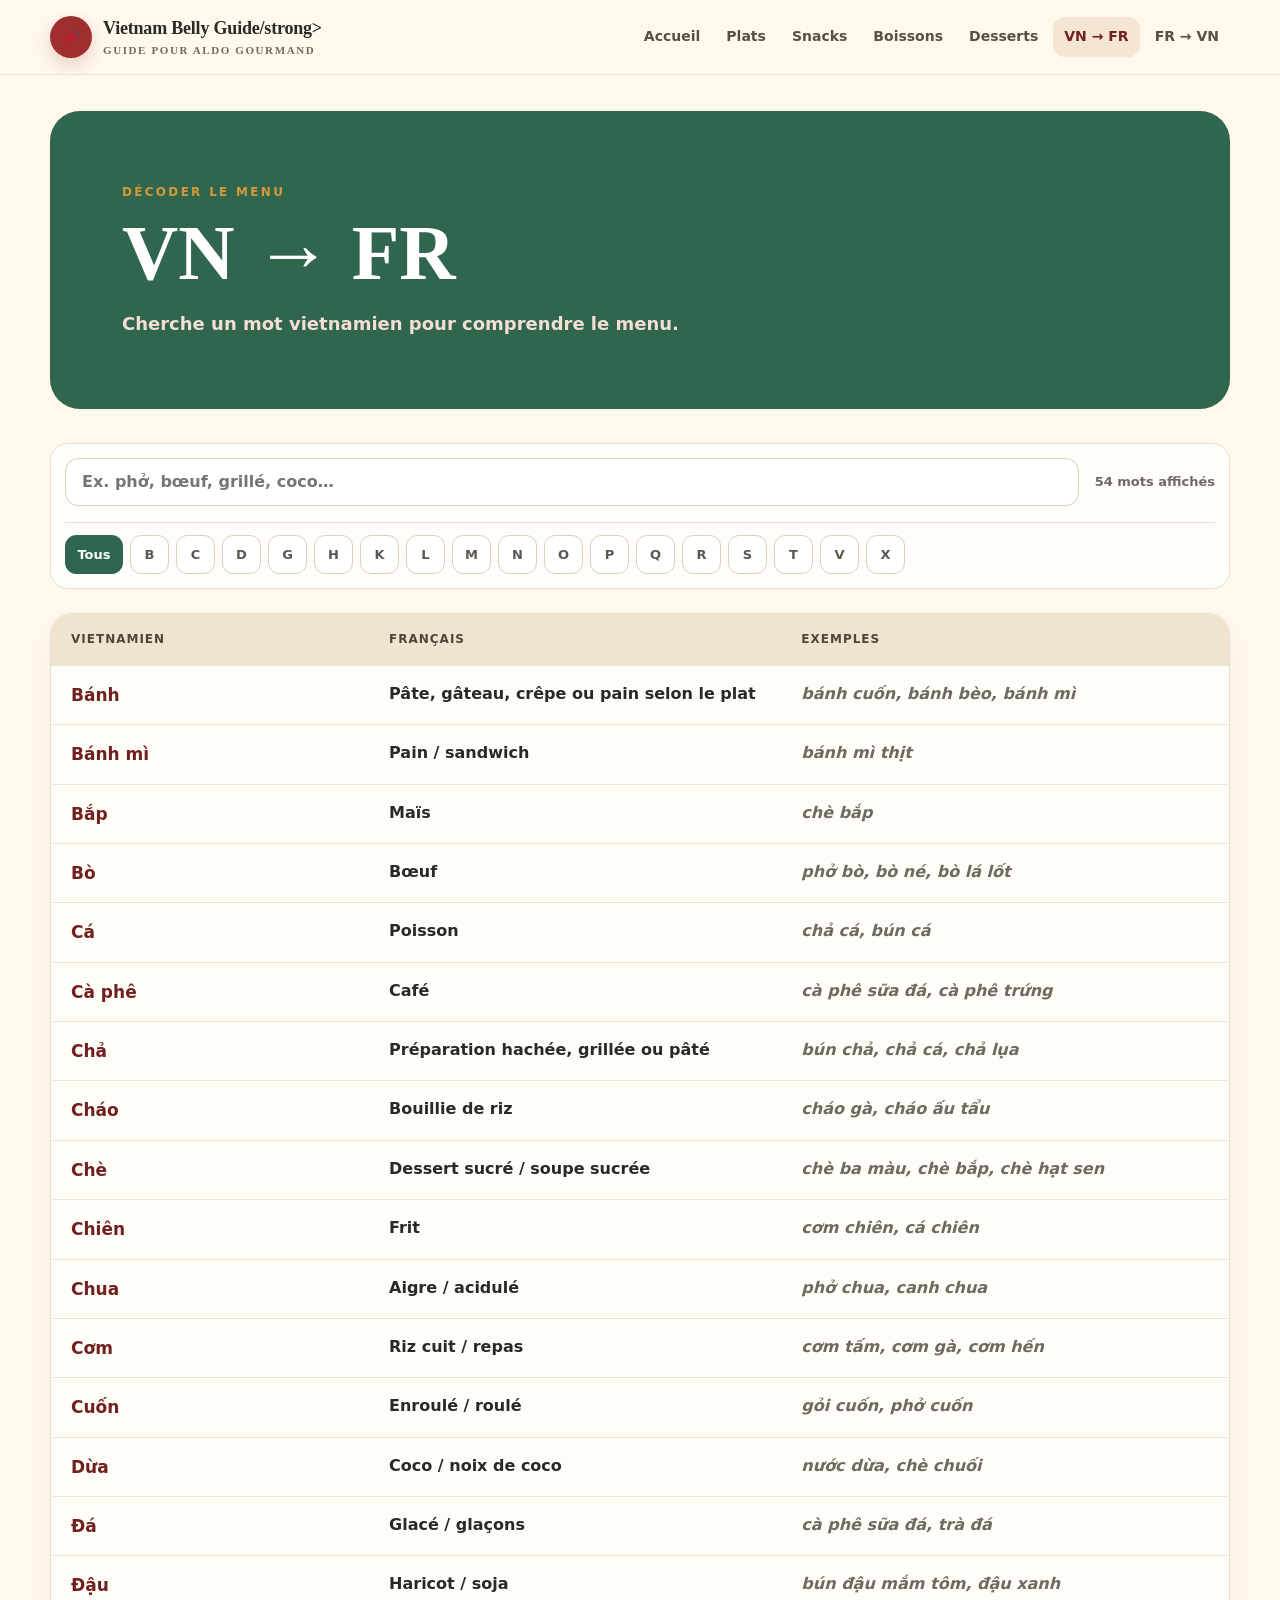
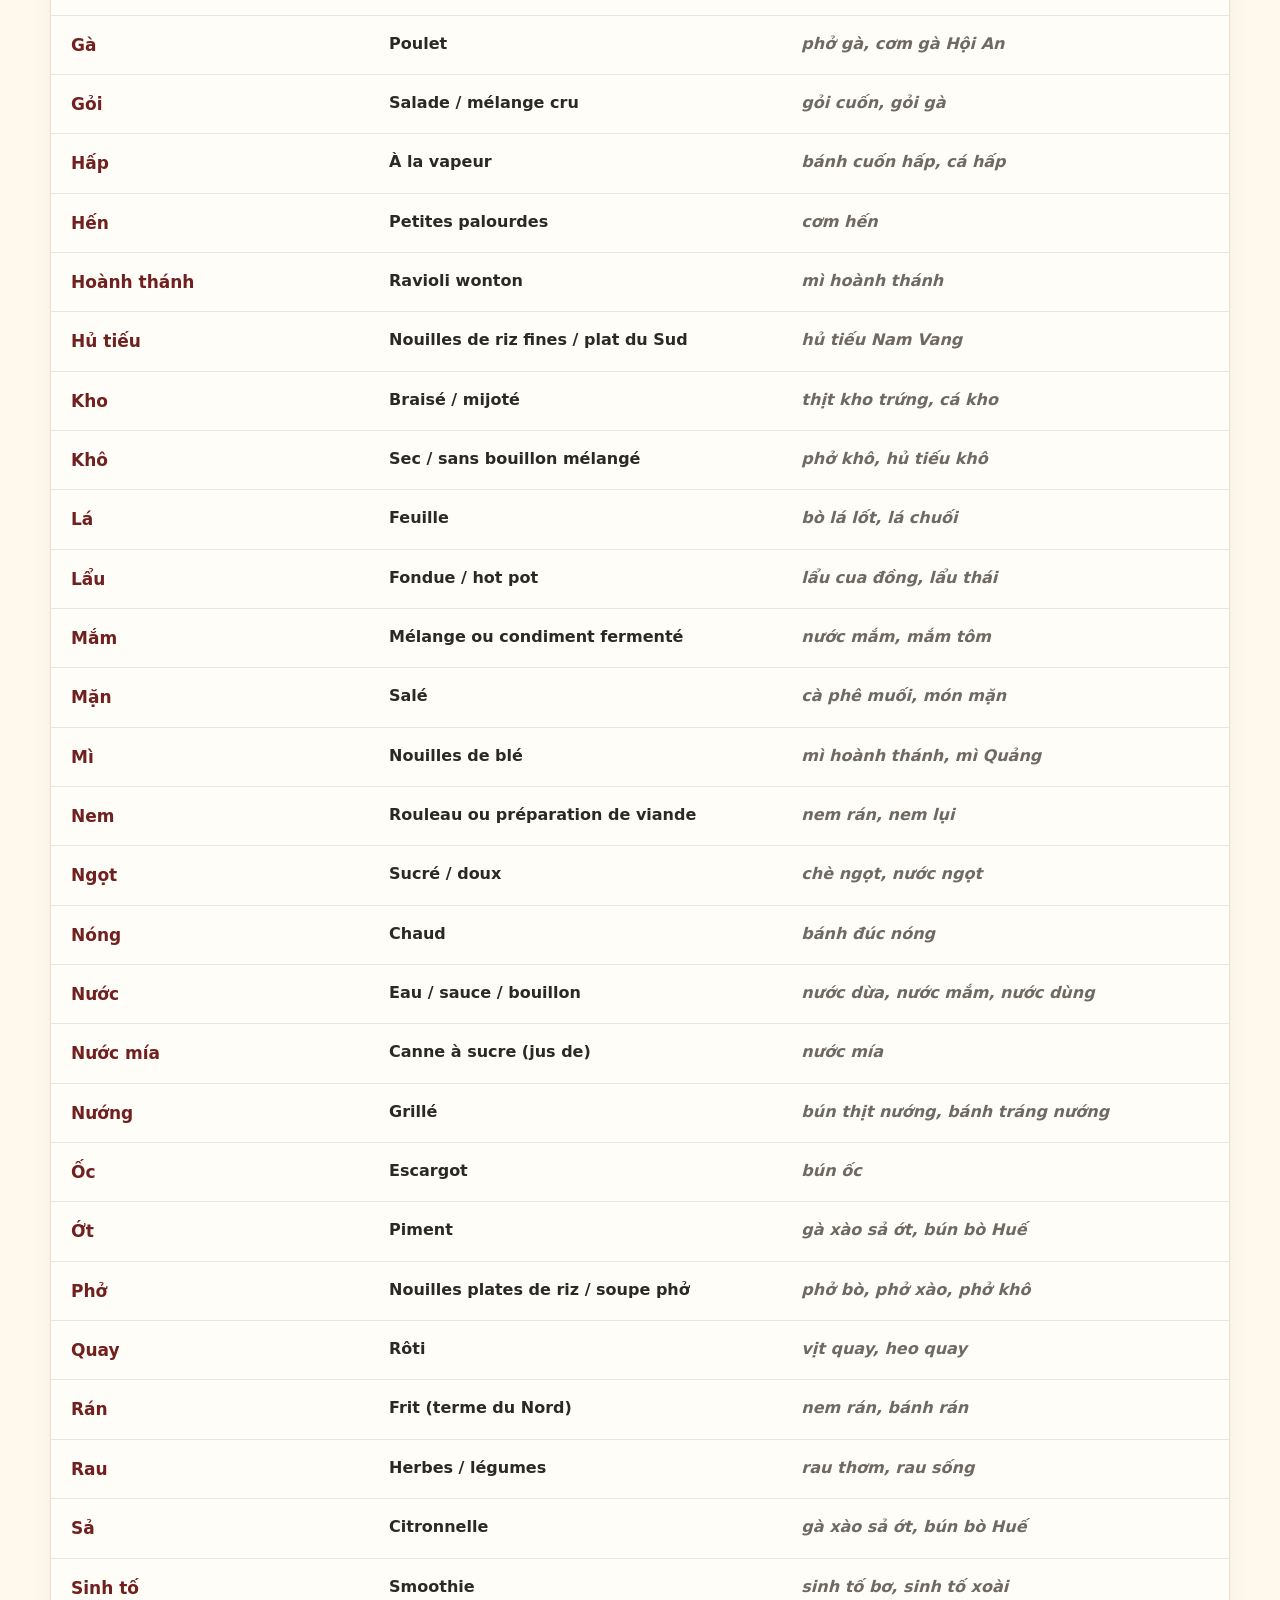
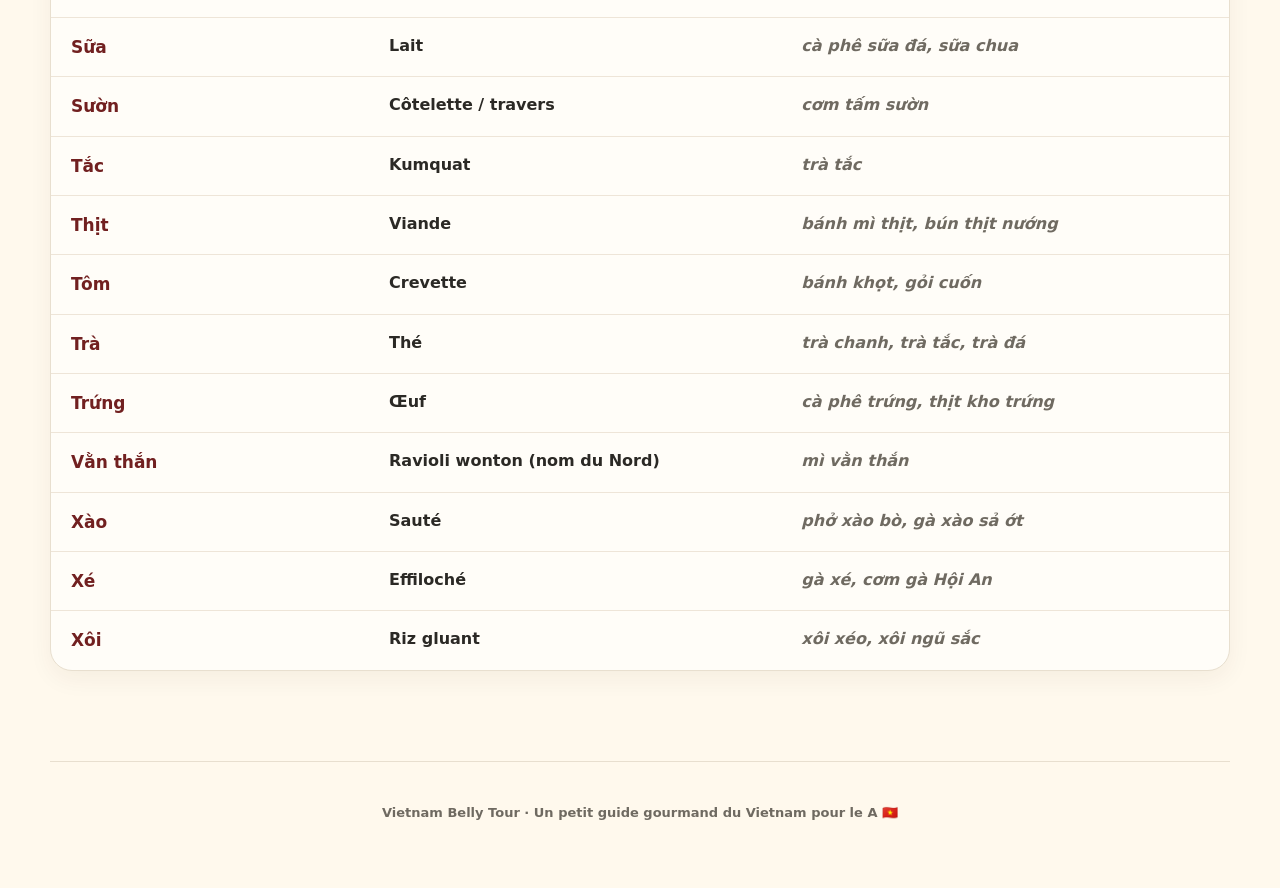
<file: glossaire-vn-fr.html>
<!doctype html>
<html lang="fr">
<head>
  <meta charset="utf-8">
  <meta name="viewport" content="width=device-width, initial-scale=1">
  <meta name="description" content="Cherche un mot vietnamien pour comprendre le menu.">
  <meta name="robots" content="noindex, nofollow, noarchive">
  <meta name="theme-color" content="#9f2f2f">
  <title>Glossaire vietnamien → français · Vietnam Belly Guide</title>
  <link rel="icon" href="assets/favicon.svg" type="image/svg+xml">
  <link rel="stylesheet" href="assets/styles.css?v=3">
  <script defer src="assets/app.js?v=3"></script>
</head>
<body>

<header class="site-header">
  <div class="header-inner">
    <a class="brand" href="index.html" aria-label="Vietnam Belly Tour, accueil">
      <span class="brand-mark">🥢</span>
      <span><strong>Vietnam Belly Guide/strong><small>Guide pour Aldo gourmand</small></span>
    </a>
    <button class="menu-toggle" type="button" aria-expanded="false" aria-controls="main-nav">Menu</button>
    <nav id="main-nav" class="main-nav" aria-label="Navigation principale">
      <a href="index.html">Accueil</a><a href="plats.html">Plats</a><a href="snacks.html">Snacks</a><a href="boissons.html">Boissons</a><a href="desserts.html">Desserts</a><a href="glossaire-vn-fr.html" class="active">VN → FR</a><a href="glossaire-fr-vn.html">FR → VN</a>
    </nav>
  </div>
</header>

<main>
  <section class="page-hero compact glossary-hero">
    <p class="kicker">DÉCODER LE MENU</p>
    <h1>VN → FR</h1>
    <p>Cherche un mot vietnamien pour comprendre le menu.</p>
  </section>
  <section class="section glossary-section">
    <div class="toolbar glossary-toolbar" data-filter-scope>
      <label class="search-field wide">
        <span class="sr-only">Rechercher dans le glossaire</span>
        <input type="search" placeholder="Ex. phở, bœuf, grillé, coco…" data-search-input>
      </label>
      <p class="result-count"><strong data-result-count>54</strong> mots affichés</p>
      <div class="alphabet-filter" data-letter-filter aria-label="Filtrer le glossaire par lettre"></div>
    </div>
    <div class="table-wrap">
      <table class="glossary-table">
        <thead>
          <tr>
            <th>Vietnamien</th>
            <th>Français</th>
            <th>Exemples</th>
          </tr>
        </thead>
        <tbody data-card-grid>
          
<tr data-search="bánh pâte, gâteau, crêpe ou pain selon le plat bánh cuốn, bánh bèo, bánh mì">
  <td data-label="Vietnamien"><strong>Bánh</strong></td>
  <td data-label="Français">Pâte, gâteau, crêpe ou pain selon le plat</td>
  <td data-label="Exemples">bánh cuốn, bánh bèo, bánh mì</td>
</tr>
<tr data-search="bánh mì pain / sandwich bánh mì thịt">
  <td data-label="Vietnamien"><strong>Bánh mì</strong></td>
  <td data-label="Français">Pain / sandwich</td>
  <td data-label="Exemples">bánh mì thịt</td>
</tr>
<tr data-search="bắp maïs chè bắp">
  <td data-label="Vietnamien"><strong>Bắp</strong></td>
  <td data-label="Français">Maïs</td>
  <td data-label="Exemples">chè bắp</td>
</tr>
<tr data-search="bò bœuf phở bò, bò né, bò lá lốt">
  <td data-label="Vietnamien"><strong>Bò</strong></td>
  <td data-label="Français">Bœuf</td>
  <td data-label="Exemples">phở bò, bò né, bò lá lốt</td>
</tr>
<tr data-search="cá poisson chả cá, bún cá">
  <td data-label="Vietnamien"><strong>Cá</strong></td>
  <td data-label="Français">Poisson</td>
  <td data-label="Exemples">chả cá, bún cá</td>
</tr>
<tr data-search="cà phê café cà phê sữa đá, cà phê trứng">
  <td data-label="Vietnamien"><strong>Cà phê</strong></td>
  <td data-label="Français">Café</td>
  <td data-label="Exemples">cà phê sữa đá, cà phê trứng</td>
</tr>
<tr data-search="chả préparation hachée, grillée ou pâté bún chả, chả cá, chả lụa">
  <td data-label="Vietnamien"><strong>Chả</strong></td>
  <td data-label="Français">Préparation hachée, grillée ou pâté</td>
  <td data-label="Exemples">bún chả, chả cá, chả lụa</td>
</tr>
<tr data-search="cháo bouillie de riz cháo gà, cháo ấu tẩu">
  <td data-label="Vietnamien"><strong>Cháo</strong></td>
  <td data-label="Français">Bouillie de riz</td>
  <td data-label="Exemples">cháo gà, cháo ấu tẩu</td>
</tr>
<tr data-search="chè dessert sucré / soupe sucrée chè ba màu, chè bắp, chè hạt sen">
  <td data-label="Vietnamien"><strong>Chè</strong></td>
  <td data-label="Français">Dessert sucré / soupe sucrée</td>
  <td data-label="Exemples">chè ba màu, chè bắp, chè hạt sen</td>
</tr>
<tr data-search="chiên frit cơm chiên, cá chiên">
  <td data-label="Vietnamien"><strong>Chiên</strong></td>
  <td data-label="Français">Frit</td>
  <td data-label="Exemples">cơm chiên, cá chiên</td>
</tr>
<tr data-search="chua aigre / acidulé phở chua, canh chua">
  <td data-label="Vietnamien"><strong>Chua</strong></td>
  <td data-label="Français">Aigre / acidulé</td>
  <td data-label="Exemples">phở chua, canh chua</td>
</tr>
<tr data-search="cơm riz cuit / repas cơm tấm, cơm gà, cơm hến">
  <td data-label="Vietnamien"><strong>Cơm</strong></td>
  <td data-label="Français">Riz cuit / repas</td>
  <td data-label="Exemples">cơm tấm, cơm gà, cơm hến</td>
</tr>
<tr data-search="cuốn enroulé / roulé gỏi cuốn, phở cuốn">
  <td data-label="Vietnamien"><strong>Cuốn</strong></td>
  <td data-label="Français">Enroulé / roulé</td>
  <td data-label="Exemples">gỏi cuốn, phở cuốn</td>
</tr>
<tr data-search="dừa coco / noix de coco nước dừa, chè chuối">
  <td data-label="Vietnamien"><strong>Dừa</strong></td>
  <td data-label="Français">Coco / noix de coco</td>
  <td data-label="Exemples">nước dừa, chè chuối</td>
</tr>
<tr data-search="đá glacé / glaçons cà phê sữa đá, trà đá">
  <td data-label="Vietnamien"><strong>Đá</strong></td>
  <td data-label="Français">Glacé / glaçons</td>
  <td data-label="Exemples">cà phê sữa đá, trà đá</td>
</tr>
<tr data-search="đậu haricot / soja bún đậu mắm tôm, đậu xanh">
  <td data-label="Vietnamien"><strong>Đậu</strong></td>
  <td data-label="Français">Haricot / soja</td>
  <td data-label="Exemples">bún đậu mắm tôm, đậu xanh</td>
</tr>
<tr data-search="gà poulet phở gà, cơm gà hội an">
  <td data-label="Vietnamien"><strong>Gà</strong></td>
  <td data-label="Français">Poulet</td>
  <td data-label="Exemples">phở gà, cơm gà Hội An</td>
</tr>
<tr data-search="gỏi salade / mélange cru gỏi cuốn, gỏi gà">
  <td data-label="Vietnamien"><strong>Gỏi</strong></td>
  <td data-label="Français">Salade / mélange cru</td>
  <td data-label="Exemples">gỏi cuốn, gỏi gà</td>
</tr>
<tr data-search="hấp à la vapeur bánh cuốn hấp, cá hấp">
  <td data-label="Vietnamien"><strong>Hấp</strong></td>
  <td data-label="Français">À la vapeur</td>
  <td data-label="Exemples">bánh cuốn hấp, cá hấp</td>
</tr>
<tr data-search="hến petites palourdes cơm hến">
  <td data-label="Vietnamien"><strong>Hến</strong></td>
  <td data-label="Français">Petites palourdes</td>
  <td data-label="Exemples">cơm hến</td>
</tr>
<tr data-search="hoành thánh ravioli wonton mì hoành thánh">
  <td data-label="Vietnamien"><strong>Hoành thánh</strong></td>
  <td data-label="Français">Ravioli wonton</td>
  <td data-label="Exemples">mì hoành thánh</td>
</tr>
<tr data-search="hủ tiếu nouilles de riz fines / plat du sud hủ tiếu nam vang">
  <td data-label="Vietnamien"><strong>Hủ tiếu</strong></td>
  <td data-label="Français">Nouilles de riz fines / plat du Sud</td>
  <td data-label="Exemples">hủ tiếu Nam Vang</td>
</tr>
<tr data-search="kho braisé / mijoté thịt kho trứng, cá kho">
  <td data-label="Vietnamien"><strong>Kho</strong></td>
  <td data-label="Français">Braisé / mijoté</td>
  <td data-label="Exemples">thịt kho trứng, cá kho</td>
</tr>
<tr data-search="khô sec / sans bouillon mélangé phở khô, hủ tiếu khô">
  <td data-label="Vietnamien"><strong>Khô</strong></td>
  <td data-label="Français">Sec / sans bouillon mélangé</td>
  <td data-label="Exemples">phở khô, hủ tiếu khô</td>
</tr>
<tr data-search="lá feuille bò lá lốt, lá chuối">
  <td data-label="Vietnamien"><strong>Lá</strong></td>
  <td data-label="Français">Feuille</td>
  <td data-label="Exemples">bò lá lốt, lá chuối</td>
</tr>
<tr data-search="lẩu fondue / hot pot lẩu cua đồng, lẩu thái">
  <td data-label="Vietnamien"><strong>Lẩu</strong></td>
  <td data-label="Français">Fondue / hot pot</td>
  <td data-label="Exemples">lẩu cua đồng, lẩu thái</td>
</tr>
<tr data-search="mắm mélange ou condiment fermenté nước mắm, mắm tôm">
  <td data-label="Vietnamien"><strong>Mắm</strong></td>
  <td data-label="Français">Mélange ou condiment fermenté</td>
  <td data-label="Exemples">nước mắm, mắm tôm</td>
</tr>
<tr data-search="mặn salé cà phê muối, món mặn">
  <td data-label="Vietnamien"><strong>Mặn</strong></td>
  <td data-label="Français">Salé</td>
  <td data-label="Exemples">cà phê muối, món mặn</td>
</tr>
<tr data-search="mì nouilles de blé mì hoành thánh, mì quảng">
  <td data-label="Vietnamien"><strong>Mì</strong></td>
  <td data-label="Français">Nouilles de blé</td>
  <td data-label="Exemples">mì hoành thánh, mì Quảng</td>
</tr>
<tr data-search="nem rouleau ou préparation de viande nem rán, nem lụi">
  <td data-label="Vietnamien"><strong>Nem</strong></td>
  <td data-label="Français">Rouleau ou préparation de viande</td>
  <td data-label="Exemples">nem rán, nem lụi</td>
</tr>
<tr data-search="ngọt sucré / doux chè ngọt, nước ngọt">
  <td data-label="Vietnamien"><strong>Ngọt</strong></td>
  <td data-label="Français">Sucré / doux</td>
  <td data-label="Exemples">chè ngọt, nước ngọt</td>
</tr>
<tr data-search="nóng chaud bánh đúc nóng">
  <td data-label="Vietnamien"><strong>Nóng</strong></td>
  <td data-label="Français">Chaud</td>
  <td data-label="Exemples">bánh đúc nóng</td>
</tr>
<tr data-search="nước eau / sauce / bouillon nước dừa, nước mắm, nước dùng">
  <td data-label="Vietnamien"><strong>Nước</strong></td>
  <td data-label="Français">Eau / sauce / bouillon</td>
  <td data-label="Exemples">nước dừa, nước mắm, nước dùng</td>
</tr>
<tr data-search="nước mía canne à sucre (jus de) nước mía">
  <td data-label="Vietnamien"><strong>Nước mía</strong></td>
  <td data-label="Français">Canne à sucre (jus de)</td>
  <td data-label="Exemples">nước mía</td>
</tr>
<tr data-search="nướng grillé bún thịt nướng, bánh tráng nướng">
  <td data-label="Vietnamien"><strong>Nướng</strong></td>
  <td data-label="Français">Grillé</td>
  <td data-label="Exemples">bún thịt nướng, bánh tráng nướng</td>
</tr>
<tr data-search="ốc escargot bún ốc">
  <td data-label="Vietnamien"><strong>Ốc</strong></td>
  <td data-label="Français">Escargot</td>
  <td data-label="Exemples">bún ốc</td>
</tr>
<tr data-search="ớt piment gà xào sả ớt, bún bò huế">
  <td data-label="Vietnamien"><strong>Ớt</strong></td>
  <td data-label="Français">Piment</td>
  <td data-label="Exemples">gà xào sả ớt, bún bò Huế</td>
</tr>
<tr data-search="phở nouilles plates de riz / soupe phở phở bò, phở xào, phở khô">
  <td data-label="Vietnamien"><strong>Phở</strong></td>
  <td data-label="Français">Nouilles plates de riz / soupe phở</td>
  <td data-label="Exemples">phở bò, phở xào, phở khô</td>
</tr>
<tr data-search="quay rôti vịt quay, heo quay">
  <td data-label="Vietnamien"><strong>Quay</strong></td>
  <td data-label="Français">Rôti</td>
  <td data-label="Exemples">vịt quay, heo quay</td>
</tr>
<tr data-search="rán frit (terme du nord) nem rán, bánh rán">
  <td data-label="Vietnamien"><strong>Rán</strong></td>
  <td data-label="Français">Frit (terme du Nord)</td>
  <td data-label="Exemples">nem rán, bánh rán</td>
</tr>
<tr data-search="rau herbes / légumes rau thơm, rau sống">
  <td data-label="Vietnamien"><strong>Rau</strong></td>
  <td data-label="Français">Herbes / légumes</td>
  <td data-label="Exemples">rau thơm, rau sống</td>
</tr>
<tr data-search="sả citronnelle gà xào sả ớt, bún bò huế">
  <td data-label="Vietnamien"><strong>Sả</strong></td>
  <td data-label="Français">Citronnelle</td>
  <td data-label="Exemples">gà xào sả ớt, bún bò Huế</td>
</tr>
<tr data-search="sinh tố smoothie sinh tố bơ, sinh tố xoài">
  <td data-label="Vietnamien"><strong>Sinh tố</strong></td>
  <td data-label="Français">Smoothie</td>
  <td data-label="Exemples">sinh tố bơ, sinh tố xoài</td>
</tr>
<tr data-search="sữa lait cà phê sữa đá, sữa chua">
  <td data-label="Vietnamien"><strong>Sữa</strong></td>
  <td data-label="Français">Lait</td>
  <td data-label="Exemples">cà phê sữa đá, sữa chua</td>
</tr>
<tr data-search="sườn côtelette / travers cơm tấm sườn">
  <td data-label="Vietnamien"><strong>Sườn</strong></td>
  <td data-label="Français">Côtelette / travers</td>
  <td data-label="Exemples">cơm tấm sườn</td>
</tr>
<tr data-search="tắc kumquat trà tắc">
  <td data-label="Vietnamien"><strong>Tắc</strong></td>
  <td data-label="Français">Kumquat</td>
  <td data-label="Exemples">trà tắc</td>
</tr>
<tr data-search="thịt viande bánh mì thịt, bún thịt nướng">
  <td data-label="Vietnamien"><strong>Thịt</strong></td>
  <td data-label="Français">Viande</td>
  <td data-label="Exemples">bánh mì thịt, bún thịt nướng</td>
</tr>
<tr data-search="tôm crevette bánh khọt, gỏi cuốn">
  <td data-label="Vietnamien"><strong>Tôm</strong></td>
  <td data-label="Français">Crevette</td>
  <td data-label="Exemples">bánh khọt, gỏi cuốn</td>
</tr>
<tr data-search="trà thé trà chanh, trà tắc, trà đá">
  <td data-label="Vietnamien"><strong>Trà</strong></td>
  <td data-label="Français">Thé</td>
  <td data-label="Exemples">trà chanh, trà tắc, trà đá</td>
</tr>
<tr data-search="trứng œuf cà phê trứng, thịt kho trứng">
  <td data-label="Vietnamien"><strong>Trứng</strong></td>
  <td data-label="Français">Œuf</td>
  <td data-label="Exemples">cà phê trứng, thịt kho trứng</td>
</tr>
<tr data-search="vằn thắn ravioli wonton (nom du nord) mì vằn thắn">
  <td data-label="Vietnamien"><strong>Vằn thắn</strong></td>
  <td data-label="Français">Ravioli wonton (nom du Nord)</td>
  <td data-label="Exemples">mì vằn thắn</td>
</tr>
<tr data-search="xào sauté phở xào bò, gà xào sả ớt">
  <td data-label="Vietnamien"><strong>Xào</strong></td>
  <td data-label="Français">Sauté</td>
  <td data-label="Exemples">phở xào bò, gà xào sả ớt</td>
</tr>
<tr data-search="xé effiloché gà xé, cơm gà hội an">
  <td data-label="Vietnamien"><strong>Xé</strong></td>
  <td data-label="Français">Effiloché</td>
  <td data-label="Exemples">gà xé, cơm gà Hội An</td>
</tr>
<tr data-search="xôi riz gluant xôi xéo, xôi ngũ sắc">
  <td data-label="Vietnamien"><strong>Xôi</strong></td>
  <td data-label="Français">Riz gluant</td>
  <td data-label="Exemples">xôi xéo, xôi ngũ sắc</td>
</tr>
        </tbody>
      </table>
    </div>
    <p class="empty-state" data-empty-state hidden>Aucun mot trouvé.</p>
  </section>
</main>

<footer class="site-footer">
  <p>Vietnam Belly Tour · Un petit guide gourmand du Vietnam pour le A 🇻🇳</p>
</footer>
</body>
</html>
</file>
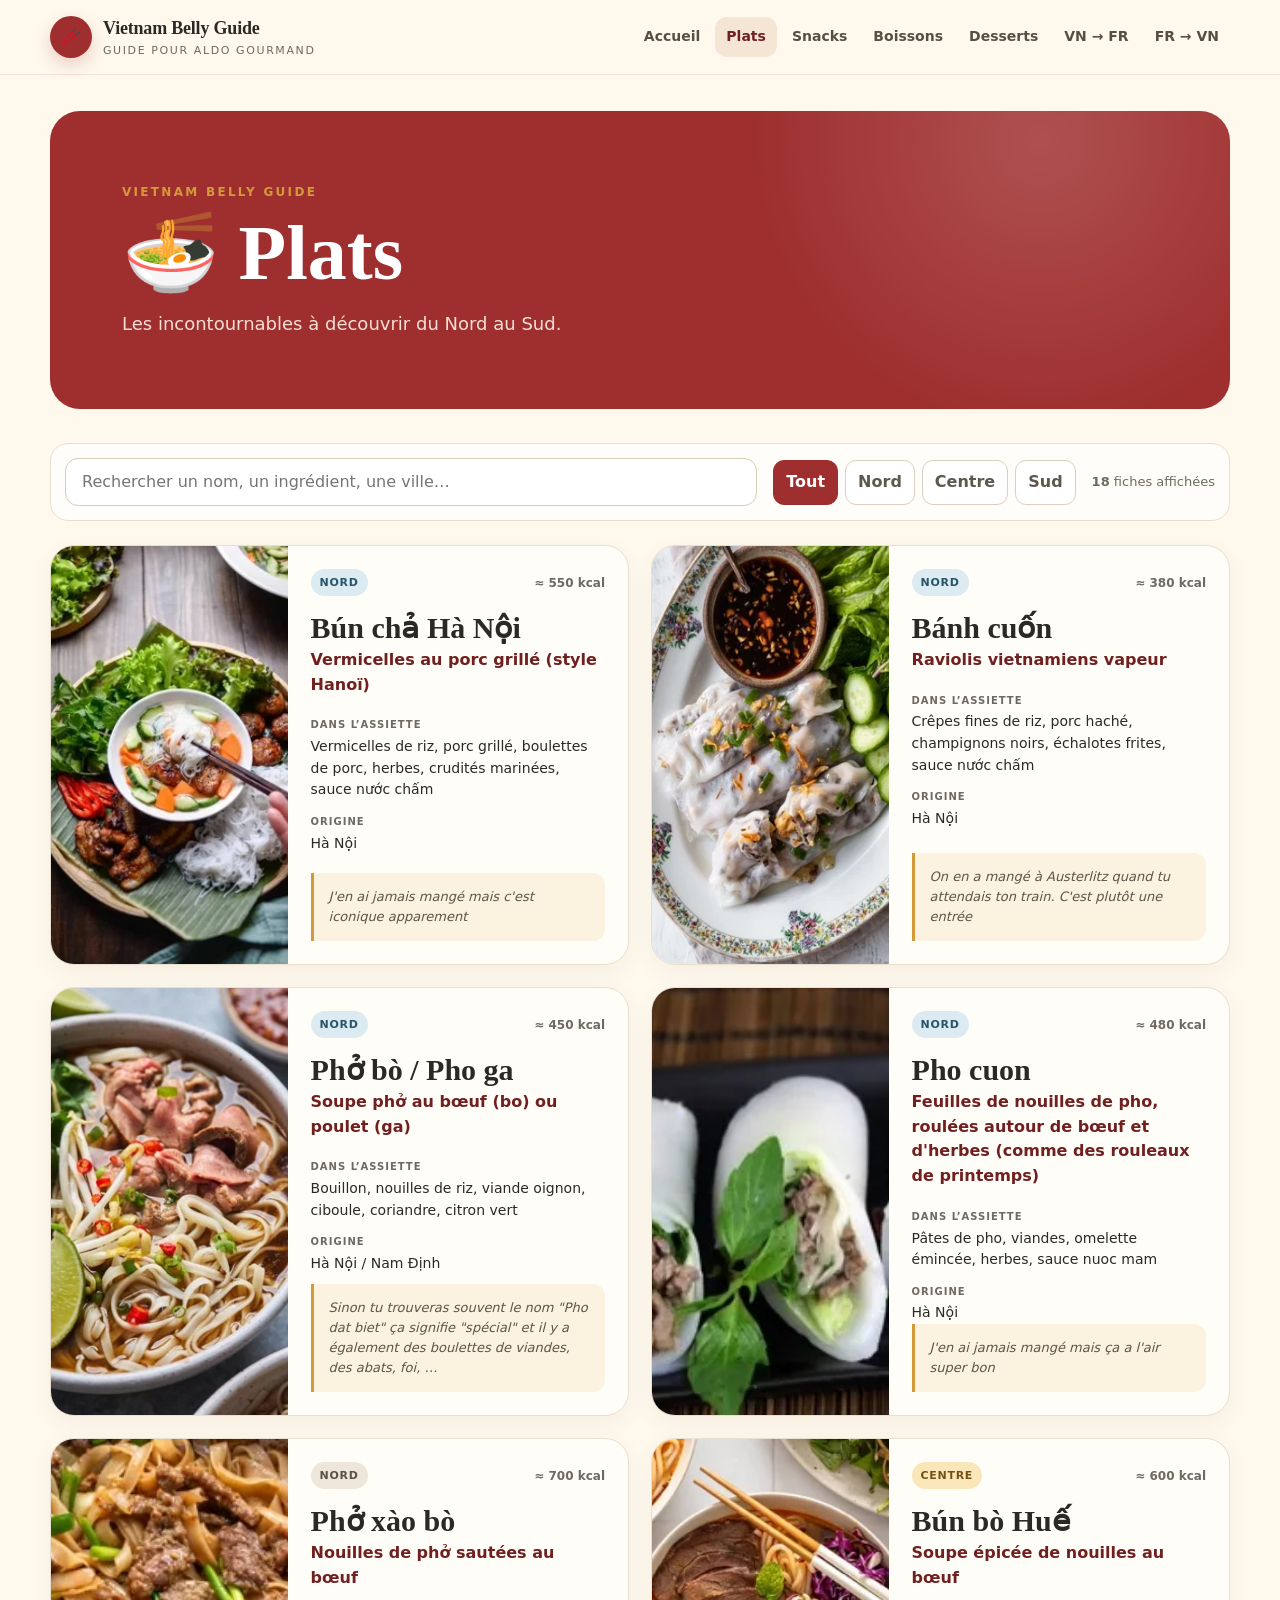
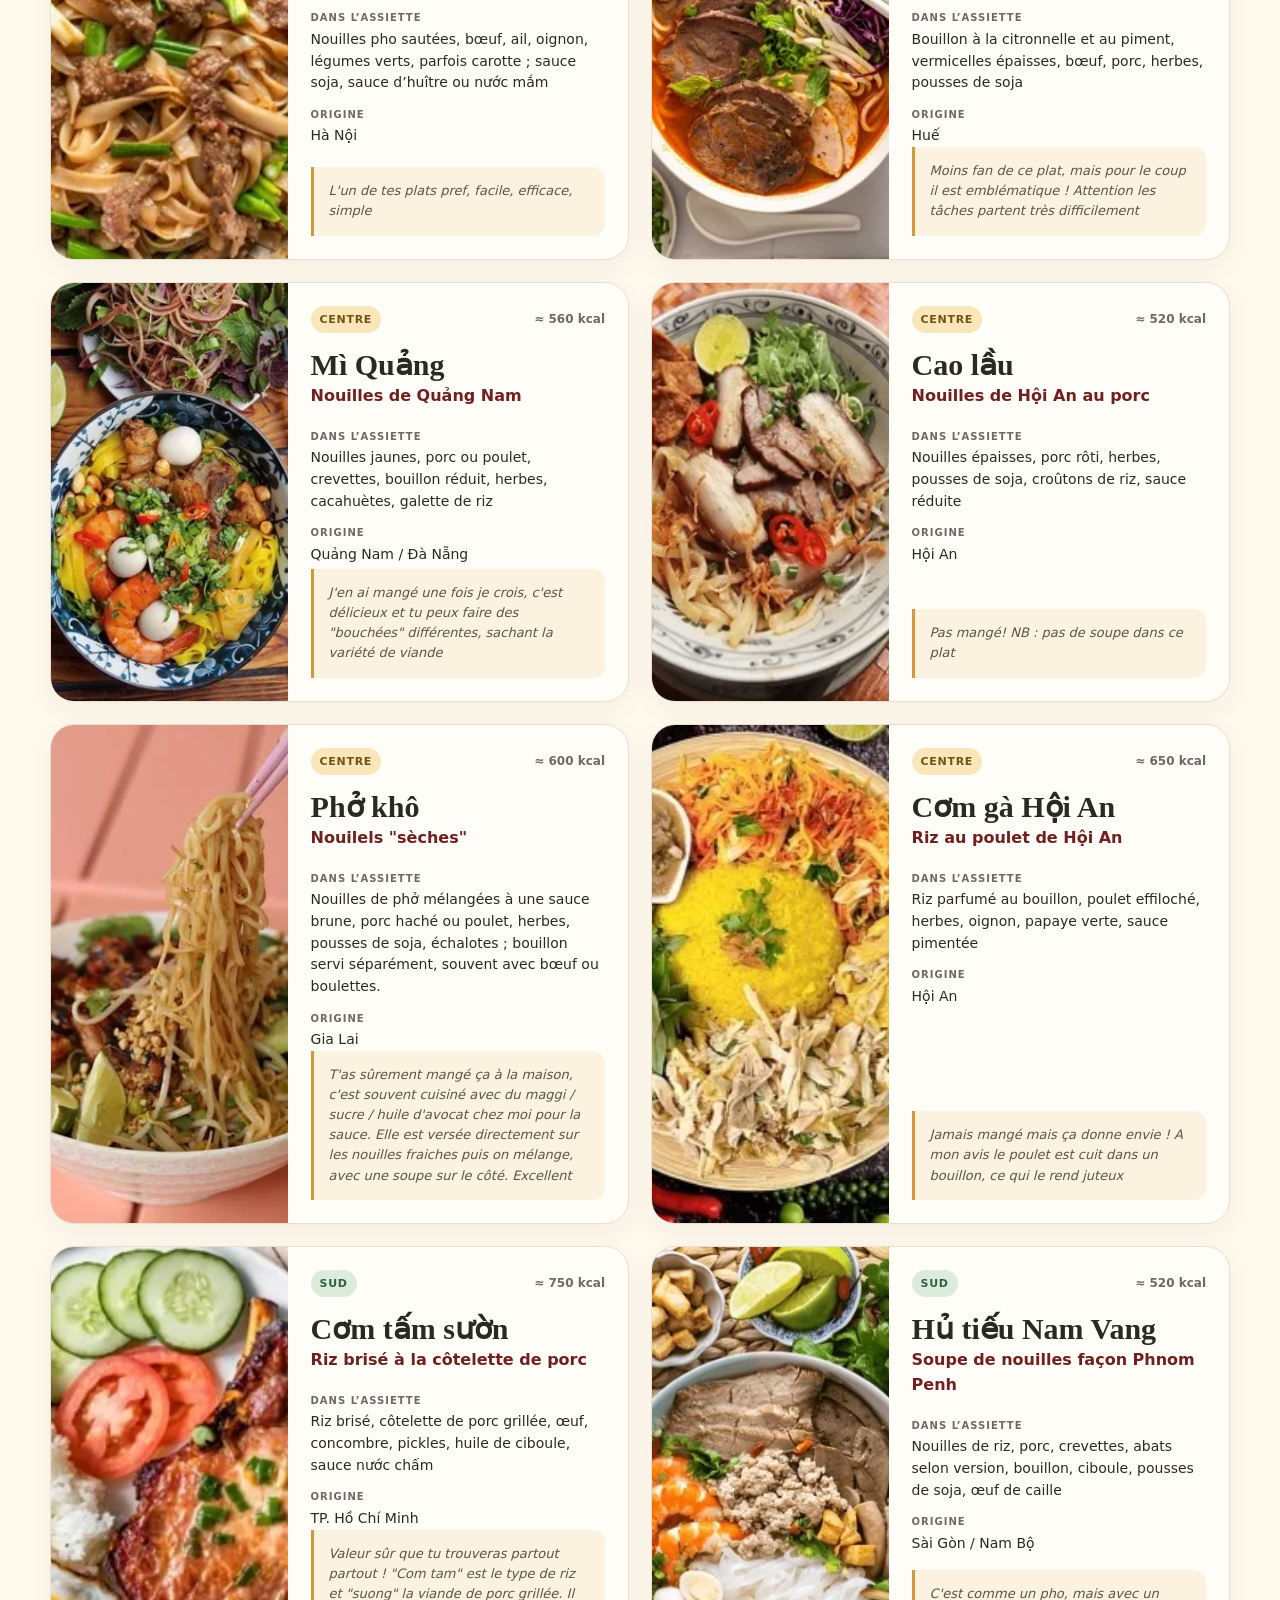
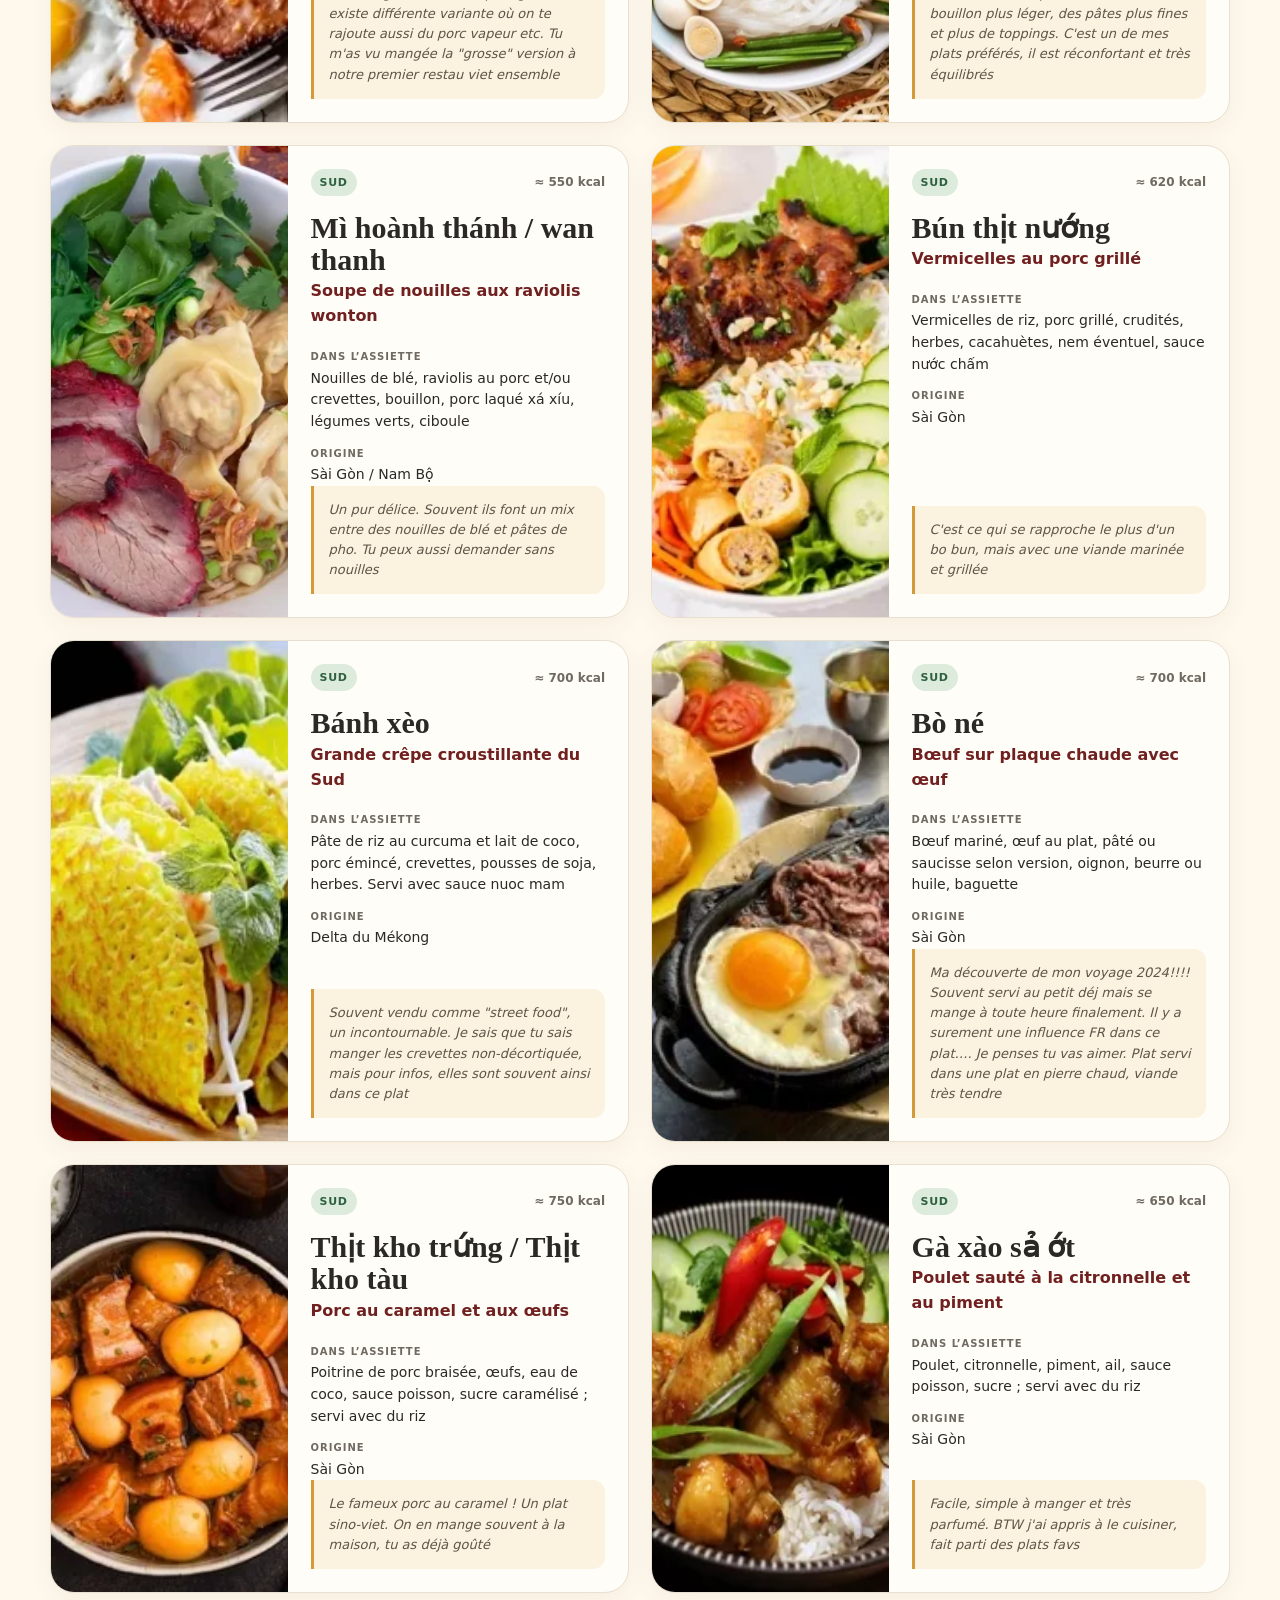
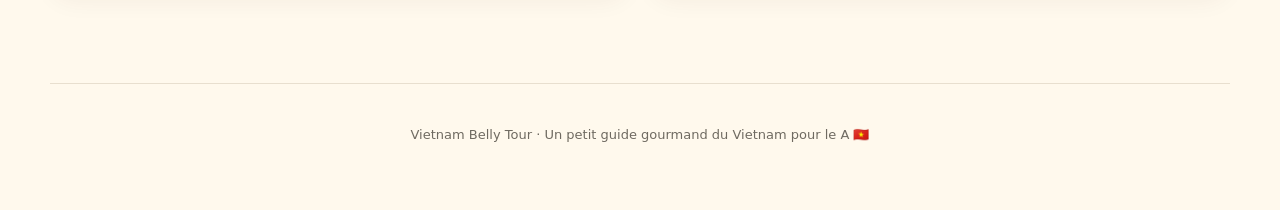
<file: plats.html>
<!doctype html>
<html lang="fr">
<head>
  <meta charset="utf-8">
  <meta name="viewport" content="width=device-width, initial-scale=1">
  <meta name="description" content="Les incontournables à découvrir du Nord au Sud.">
  <meta name="robots" content="noindex, nofollow, noarchive">
  <meta name="theme-color" content="#9f2f2f">
  <title>Plats · Aldo's Vietnam Belly Guide</title>
  <link rel="icon" href="assets/favicon.svg" type="image/svg+xml">
  <link rel="stylesheet" href="assets/styles.css?v=2">
  <script defer src="assets/app.js?v=2"></script>
</head>
<body>

<header class="site-header">
  <div class="header-inner">
    <a class="brand" href="index.html" aria-label="Vietnam Belly Tour, accueil">
      <span class="brand-mark">🥢</span>
      <span><strong>Vietnam Belly Guide</strong><small>Guide pour Aldo gourmand</small></span>
    </a>
    <button class="menu-toggle" type="button" aria-expanded="false" aria-controls="main-nav">Menu</button>
    <nav id="main-nav" class="main-nav" aria-label="Navigation principale">
      <a href="index.html">Accueil</a><a href="plats.html" class="active">Plats</a><a href="snacks.html">Snacks</a><a href="boissons.html">Boissons</a><a href="desserts.html">Desserts</a><a href="glossaire-vn-fr.html">VN → FR</a><a href="glossaire-fr-vn.html">FR → VN</a>
    </nav>
  </div>
</header>

<main>
  <section class="page-hero compact">
    <p class="kicker">VIETNAM BELLY GUIDE</p>
    <h1>🍜 Plats</h1>
    <p>Les incontournables à découvrir du Nord au Sud.</p>
  </section>
  <section class="section listing-section">
    <div class="toolbar" data-filter-scope>
      <label class="search-field">
        <span class="sr-only">Rechercher</span>
        <input type="search" placeholder="Rechercher un nom, un ingrédient, une ville…" data-search-input>
      </label>
      <div class="filter-buttons" aria-label="Filtrer par région">
        <button class="filter active" data-filter="all">Tout</button>
        <button class="filter" data-filter="nord">Nord</button>
        <button class="filter" data-filter="centre">Centre</button>
        <button class="filter" data-filter="sud">Sud</button>
      </div>
      <p class="result-count"><strong data-result-count>18</strong> fiches affichées</p>
    </div>
    <div class="dish-grid" data-card-grid>
      
<article class="dish-card" data-region="nord" data-search="bún chả hà nội vermicelles au porc grillé (style hanoï) vermicelles de riz, porc grillé, boulettes de porc, herbes, crudités marinées, sauce nước chấm nord hà nội j&#x27;en ai jamais mangé mais c&#x27;est iconique apparement">
  <div class="dish-image"><img src="assets/images/plats-bun-cha-ha-noi.webp" alt="Air Fryer Bun Cha Hanoi Recipe" loading="lazy"></div>
  <div class="dish-content">
    <div class="dish-meta"><span class="badge region-nord">Nord</span><span class="kcal">≈ 550 kcal</span></div>
    <h2>Bún chả Hà Nội</h2>
    <p class="french-name">Vermicelles au porc grillé (style Hanoï)</p>
    <dl>
      <div><dt>Dans l’assiette</dt><dd>Vermicelles de riz, porc grillé, boulettes de porc, herbes, crudités marinées, sauce nước chấm</dd></div>
      <div><dt>Origine</dt><dd>Hà Nội</dd></div>
    </dl>
    <blockquote>J&#x27;en ai jamais mangé mais c&#x27;est iconique apparement</blockquote>
  </div>
</article>
<article class="dish-card" data-region="nord" data-search="bánh cuốn raviolis vietnamiens vapeur crêpes fines de riz, porc haché, champignons noirs, échalotes frites, sauce nước chấm nord hà nội on en a mangé à austerlitz quand tu attendais ton train. c&#x27;est plutôt une entrée">
  <div class="dish-image"><img src="assets/images/plats-banh-cuon.webp" alt="Banh Cuon (crêpes vietnamiennes)" loading="lazy"></div>
  <div class="dish-content">
    <div class="dish-meta"><span class="badge region-nord">Nord</span><span class="kcal">≈ 380 kcal</span></div>
    <h2>Bánh cuốn</h2>
    <p class="french-name">Raviolis vietnamiens vapeur</p>
    <dl>
      <div><dt>Dans l’assiette</dt><dd>Crêpes fines de riz, porc haché, champignons noirs, échalotes frites, sauce nước chấm</dd></div>
      <div><dt>Origine</dt><dd>Hà Nội</dd></div>
    </dl>
    <blockquote>On en a mangé à Austerlitz quand tu attendais ton train. C&#x27;est plutôt une entrée</blockquote>
  </div>
</article>
<article class="dish-card" data-region="nord" data-search="phở bò / pho ga soupe phở au bœuf (bo) ou poulet (ga) bouillon, nouilles de riz, viande oignon, ciboule, coriandre, citron vert nord hà nội / nam định sinon tu trouveras souvent le nom &quot;pho dat biet&quot; ça signifie &quot;spécial&quot; et il y a également des boulettes de viandes, des abats, foi, …">
  <div class="dish-image"><img src="assets/images/plats-pho-bo-pho-ga.webp" alt="Beef Pho Noodle Soup Recipe (Pho Bo)" loading="lazy"></div>
  <div class="dish-content">
    <div class="dish-meta"><span class="badge region-nord">Nord</span><span class="kcal">≈ 450 kcal</span></div>
    <h2>Phở bò / Pho ga</h2>
    <p class="french-name">Soupe phở au bœuf (bo) ou poulet (ga)</p>
    <dl>
      <div><dt>Dans l’assiette</dt><dd>Bouillon, nouilles de riz, viande oignon, ciboule, coriandre, citron vert</dd></div>
      <div><dt>Origine</dt><dd>Hà Nội / Nam Định</dd></div>
    </dl>
    <blockquote>Sinon tu trouveras souvent le nom &quot;Pho dat biet&quot; ça signifie &quot;spécial&quot; et il y a également des boulettes de viandes, des abats, foi, …</blockquote>
  </div>
</article>
<article class="dish-card" data-region="nord" data-search="pho cuon feuilles de nouilles de pho, roulées autour de bœuf et d&#x27;herbes (comme des rouleaux de printemps) pâtes de pho, viandes, omelette émincée, herbes, sauce nuoc mam nord hà nội j&#x27;en ai jamais mangé mais ça a l&#x27;air super bon">
  <div class="dish-image"><img src="assets/images/plats-pho-cuon.webp" alt="How to Cook Vietnamese Pho Cuon | Flavors of Hanoi" loading="lazy"></div>
  <div class="dish-content">
    <div class="dish-meta"><span class="badge region-nord">Nord</span><span class="kcal">≈ 480 kcal</span></div>
    <h2>Pho cuon</h2>
    <p class="french-name">Feuilles de nouilles de pho, roulées autour de bœuf et d&#x27;herbes (comme des rouleaux de printemps)</p>
    <dl>
      <div><dt>Dans l’assiette</dt><dd>Pâtes de pho, viandes, omelette émincée, herbes, sauce nuoc mam</dd></div>
      <div><dt>Origine</dt><dd>Hà Nội</dd></div>
    </dl>
    <blockquote>J&#x27;en ai jamais mangé mais ça a l&#x27;air super bon</blockquote>
  </div>
</article>
<article class="dish-card" data-region="autre" data-search="phở xào bò nouilles de phở sautées au bœuf nouilles pho sautées, bœuf, ail, oignon, légumes verts, parfois carotte ; sauce soja, sauce d’huître ou nước mắm  hà nội l&#x27;un de tes plats pref, facile, efficace, simple">
  <div class="dish-image"><img src="assets/images/plats-pho-xao-bo.webp" alt="Vietnamese Stir-Fried Flat Rice Noodles with Beef (Phở Xào Bò) - Vicky Pham" loading="lazy"></div>
  <div class="dish-content">
    <div class="dish-meta"><span class="badge">Nord</span><span class="kcal">≈ 700 kcal</span></div>
    <h2>Phở xào bò</h2>
    <p class="french-name">Nouilles de phở sautées au bœuf</p>
    <dl>
      <div><dt>Dans l’assiette</dt><dd>Nouilles pho sautées, bœuf, ail, oignon, légumes verts, parfois carotte ; sauce soja, sauce d’huître ou nước mắm</dd></div>
      <div><dt>Origine</dt><dd>Hà Nội</dd></div>
    </dl>
    <blockquote>L&#x27;un de tes plats pref, facile, efficace, simple</blockquote>
  </div>
</article>
<article class="dish-card" data-region="centre" data-search="bún bò huế soupe épicée de nouilles au bœuf bouillon à la citronnelle et au piment, vermicelles épaisses, bœuf, porc, herbes, pousses de soja centre huế moins fan de ce plat, mais pour le coup il est emblématique ! attention les tâches partent très difficilement">
  <div class="dish-image"><img src="assets/images/plats-bun-bo-hue.webp" alt="Bun Bo Hue (Spicy Vietnamese Beef Noodle Soup)" loading="lazy"></div>
  <div class="dish-content">
    <div class="dish-meta"><span class="badge region-centre">Centre</span><span class="kcal">≈ 600 kcal</span></div>
    <h2>Bún bò Huế</h2>
    <p class="french-name">Soupe épicée de nouilles au bœuf</p>
    <dl>
      <div><dt>Dans l’assiette</dt><dd>Bouillon à la citronnelle et au piment, vermicelles épaisses, bœuf, porc, herbes, pousses de soja</dd></div>
      <div><dt>Origine</dt><dd>Huế</dd></div>
    </dl>
    <blockquote>Moins fan de ce plat, mais pour le coup il est emblématique ! Attention les tâches partent très difficilement</blockquote>
  </div>
</article>
<article class="dish-card" data-region="centre" data-search="mì quảng nouilles de quảng nam nouilles jaunes, porc ou poulet, crevettes, bouillon réduit, herbes, cacahuètes, galette de riz centre quảng nam / đà nẵng j&#x27;en ai mangé une fois je crois, c&#x27;est délicieux et tu peux faire des &quot;bouchées&quot; différentes, sachant la variété de viande">
  <div class="dish-image"><img src="assets/images/plats-mi-quang.webp" alt="Mi Quang (Quang noodles): A delicacy of the cuisine of Central Vietnam –  VinWonders" loading="lazy"></div>
  <div class="dish-content">
    <div class="dish-meta"><span class="badge region-centre">Centre</span><span class="kcal">≈ 560 kcal</span></div>
    <h2>Mì Quảng</h2>
    <p class="french-name">Nouilles de Quảng Nam</p>
    <dl>
      <div><dt>Dans l’assiette</dt><dd>Nouilles jaunes, porc ou poulet, crevettes, bouillon réduit, herbes, cacahuètes, galette de riz</dd></div>
      <div><dt>Origine</dt><dd>Quảng Nam / Đà Nẵng</dd></div>
    </dl>
    <blockquote>J&#x27;en ai mangé une fois je crois, c&#x27;est délicieux et tu peux faire des &quot;bouchées&quot; différentes, sachant la variété de viande</blockquote>
  </div>
</article>
<article class="dish-card" data-region="centre" data-search="cao lầu nouilles de hội an au porc nouilles épaisses, porc rôti, herbes, pousses de soja, croûtons de riz, sauce réduite centre hội an pas mangé! nb : pas de soupe dans ce plat">
  <div class="dish-image"><img src="assets/images/plats-cao-lau.webp" alt="Nouilles Cao Lau : un trésor de la cuisine vietnamienne - Best Beach Resort  in Central" loading="lazy"></div>
  <div class="dish-content">
    <div class="dish-meta"><span class="badge region-centre">Centre</span><span class="kcal">≈ 520 kcal</span></div>
    <h2>Cao lầu</h2>
    <p class="french-name">Nouilles de Hội An au porc</p>
    <dl>
      <div><dt>Dans l’assiette</dt><dd>Nouilles épaisses, porc rôti, herbes, pousses de soja, croûtons de riz, sauce réduite</dd></div>
      <div><dt>Origine</dt><dd>Hội An</dd></div>
    </dl>
    <blockquote>Pas mangé! NB : pas de soupe dans ce plat</blockquote>
  </div>
</article>
<article class="dish-card" data-region="centre" data-search="phở khô nouilels &quot;sèches&quot; nouilles de phở mélangées à une sauce brune, porc haché ou poulet, herbes, pousses de soja, échalotes ; bouillon servi séparément, souvent avec bœuf ou boulettes. centre gia lai t&#x27;as sûrement mangé ça à la maison, c&#x27;est souvent cuisiné avec du maggi / sucre / huile d&#x27;avocat chez moi pour la sauce. elle est versée directement sur les nouilles fraiches puis on mélange, avec une soupe sur le côté. excellent">
  <div class="dish-image"><img src="assets/images/plats-pho-kho.webp" alt="🥢✨ Découvrez notre Phở Khô (Pad Phở à la vietnamienne) – les nouilles de  phở en version sèche, mélangé avec notre sauce hoisin-soya maison et de  l&#x27;incontournable huile magique à l&#x27;ail &amp;" loading="lazy"></div>
  <div class="dish-content">
    <div class="dish-meta"><span class="badge region-centre">Centre</span><span class="kcal">≈ 600 kcal</span></div>
    <h2>Phở khô</h2>
    <p class="french-name">Nouilels &quot;sèches&quot;</p>
    <dl>
      <div><dt>Dans l’assiette</dt><dd>Nouilles de phở mélangées à une sauce brune, porc haché ou poulet, herbes, pousses de soja, échalotes ; bouillon servi séparément, souvent avec bœuf ou boulettes.</dd></div>
      <div><dt>Origine</dt><dd>Gia Lai</dd></div>
    </dl>
    <blockquote>T&#x27;as sûrement mangé ça à la maison, c&#x27;est souvent cuisiné avec du maggi / sucre / huile d&#x27;avocat chez moi pour la sauce. Elle est versée directement sur les nouilles fraiches puis on mélange, avec une soupe sur le côté. Excellent</blockquote>
  </div>
</article>
<article class="dish-card" data-region="centre" data-search="cơm gà hội an riz au poulet de hội an riz parfumé au bouillon, poulet effiloché, herbes, oignon, papaye verte, sauce pimentée centre hội an jamais mangé mais ça donne envie ! a mon avis le poulet est cuit dans un bouillon, ce qui le rend juteux">
  <div class="dish-image"><img src="assets/images/plats-com-ga-hoi-an.webp" alt="Cách làm cơm gà Hội An chuẩn vị, ai cũng dễ dàng làm được" loading="lazy"></div>
  <div class="dish-content">
    <div class="dish-meta"><span class="badge region-centre">Centre</span><span class="kcal">≈ 650 kcal</span></div>
    <h2>Cơm gà Hội An</h2>
    <p class="french-name">Riz au poulet de Hội An</p>
    <dl>
      <div><dt>Dans l’assiette</dt><dd>Riz parfumé au bouillon, poulet effiloché, herbes, oignon, papaye verte, sauce pimentée</dd></div>
      <div><dt>Origine</dt><dd>Hội An</dd></div>
    </dl>
    <blockquote>Jamais mangé mais ça donne envie ! A mon avis le poulet est cuit dans un bouillon, ce qui le rend juteux</blockquote>
  </div>
</article>
<article class="dish-card" data-region="sud" data-search="cơm tấm sườn riz brisé à la côtelette de porc riz brisé, côtelette de porc grillée, œuf, concombre, pickles, huile de ciboule, sauce nước chấm sud tp. hồ chí minh valeur sûr que tu trouveras partout partout ! &quot;com tam&quot; est le type de riz et &quot;suong&quot; la viande de porc grillée. il existe différente variante où on te rajoute aussi du porc vapeur etc. tu m&#x27;as vu mangée la &quot;grosse&quot; version à notre premier restau viet ensemble">
  <div class="dish-image"><img src="assets/images/plats-com-tam-suon.webp" alt="Vietnamese Grilled Lemongrass Pork Chop with Broken Rice (Com Suon Nuong)" loading="lazy"></div>
  <div class="dish-content">
    <div class="dish-meta"><span class="badge region-sud">Sud</span><span class="kcal">≈ 750 kcal</span></div>
    <h2>Cơm tấm sườn</h2>
    <p class="french-name">Riz brisé à la côtelette de porc</p>
    <dl>
      <div><dt>Dans l’assiette</dt><dd>Riz brisé, côtelette de porc grillée, œuf, concombre, pickles, huile de ciboule, sauce nước chấm</dd></div>
      <div><dt>Origine</dt><dd>TP. Hồ Chí Minh</dd></div>
    </dl>
    <blockquote>Valeur sûr que tu trouveras partout partout ! &quot;Com tam&quot; est le type de riz et &quot;suong&quot; la viande de porc grillée. Il existe différente variante où on te rajoute aussi du porc vapeur etc. Tu m&#x27;as vu mangée la &quot;grosse&quot; version à notre premier restau viet ensemble</blockquote>
  </div>
</article>
<article class="dish-card" data-region="sud" data-search="hủ tiếu nam vang soupe de nouilles façon phnom penh nouilles de riz, porc, crevettes, abats selon version, bouillon, ciboule, pousses de soja, œuf de caille sud sài gòn / nam bộ c&#x27;est comme un pho, mais avec un bouillon plus léger, des pâtes plus fines et plus de toppings. c&#x27;est un de mes plats préférés, il est réconfortant et très équilibrés">
  <div class="dish-image"><img src="assets/images/plats-hu-tieu-nam-vang.webp" alt="Vietnamese Pork and Prawn Clear Noodle Soup (Hủ Tiếu Nam Vang)" loading="lazy"></div>
  <div class="dish-content">
    <div class="dish-meta"><span class="badge region-sud">Sud</span><span class="kcal">≈ 520 kcal</span></div>
    <h2>Hủ tiếu Nam Vang</h2>
    <p class="french-name">Soupe de nouilles façon Phnom Penh</p>
    <dl>
      <div><dt>Dans l’assiette</dt><dd>Nouilles de riz, porc, crevettes, abats selon version, bouillon, ciboule, pousses de soja, œuf de caille</dd></div>
      <div><dt>Origine</dt><dd>Sài Gòn / Nam Bộ</dd></div>
    </dl>
    <blockquote>C&#x27;est comme un pho, mais avec un bouillon plus léger, des pâtes plus fines et plus de toppings. C&#x27;est un de mes plats préférés, il est réconfortant et très équilibrés</blockquote>
  </div>
</article>
<article class="dish-card" data-region="sud" data-search="mì hoành thánh / wan thanh soupe de nouilles aux raviolis wonton nouilles de blé, raviolis au porc et/ou crevettes, bouillon, porc laqué xá xíu, légumes verts, ciboule sud sài gòn / nam bộ un pur délice. souvent ils font un mix entre des nouilles de blé et pâtes de pho. tu peux aussi demander sans nouilles">
  <div class="dish-image"><img src="assets/images/plats-mi-hoanh-thanh-wan-thanh.webp" alt="Mì Hoành Thánh {Wonton Egg Noodle Soup}" loading="lazy"></div>
  <div class="dish-content">
    <div class="dish-meta"><span class="badge region-sud">Sud</span><span class="kcal">≈ 550 kcal</span></div>
    <h2>Mì hoành thánh / wan thanh</h2>
    <p class="french-name">Soupe de nouilles aux raviolis wonton</p>
    <dl>
      <div><dt>Dans l’assiette</dt><dd>Nouilles de blé, raviolis au porc et/ou crevettes, bouillon, porc laqué xá xíu, légumes verts, ciboule</dd></div>
      <div><dt>Origine</dt><dd>Sài Gòn / Nam Bộ</dd></div>
    </dl>
    <blockquote>Un pur délice. Souvent ils font un mix entre des nouilles de blé et pâtes de pho. Tu peux aussi demander sans nouilles</blockquote>
  </div>
</article>
<article class="dish-card" data-region="sud" data-search="bún thịt nướng vermicelles au porc grillé vermicelles de riz, porc grillé, crudités, herbes, cacahuètes, nem éventuel, sauce nước chấm sud sài gòn c&#x27;est ce qui se rapproche le plus d&#x27;un bo bun, mais avec une viande marinée et grillée">
  <div class="dish-image"><img src="assets/images/plats-bun-thit-nuong.webp" alt="Bún Thịt Nướng (Vietnamese Grilled Pork Vermicelli)" loading="lazy"></div>
  <div class="dish-content">
    <div class="dish-meta"><span class="badge region-sud">Sud</span><span class="kcal">≈ 620 kcal</span></div>
    <h2>Bún thịt nướng</h2>
    <p class="french-name">Vermicelles au porc grillé</p>
    <dl>
      <div><dt>Dans l’assiette</dt><dd>Vermicelles de riz, porc grillé, crudités, herbes, cacahuètes, nem éventuel, sauce nước chấm</dd></div>
      <div><dt>Origine</dt><dd>Sài Gòn</dd></div>
    </dl>
    <blockquote>C&#x27;est ce qui se rapproche le plus d&#x27;un bo bun, mais avec une viande marinée et grillée</blockquote>
  </div>
</article>
<article class="dish-card" data-region="sud" data-search="bánh xèo grande crêpe croustillante du sud pâte de riz au curcuma et lait de coco, porc émincé, crevettes, pousses de soja, herbes. servi avec sauce nuoc mam sud delta du mékong souvent vendu comme &quot;street food&quot;, un incontournable. je sais que tu sais manger les crevettes non-décortiquée, mais pour infos, elles sont souvent ainsi dans ce plat">
  <div class="dish-image"><img src="assets/images/plats-banh-xeo.webp" alt="Bánh Xèo: Recipe of Ingredients and How to Cook - Adventure Journey" loading="lazy"></div>
  <div class="dish-content">
    <div class="dish-meta"><span class="badge region-sud">Sud</span><span class="kcal">≈ 700 kcal</span></div>
    <h2>Bánh xèo</h2>
    <p class="french-name">Grande crêpe croustillante du Sud</p>
    <dl>
      <div><dt>Dans l’assiette</dt><dd>Pâte de riz au curcuma et lait de coco, porc émincé, crevettes, pousses de soja, herbes. Servi avec sauce nuoc mam</dd></div>
      <div><dt>Origine</dt><dd>Delta du Mékong</dd></div>
    </dl>
    <blockquote>Souvent vendu comme &quot;street food&quot;, un incontournable. Je sais que tu sais manger les crevettes non-décortiquée, mais pour infos, elles sont souvent ainsi dans ce plat</blockquote>
  </div>
</article>
<article class="dish-card" data-region="sud" data-search="bò né bœuf sur plaque chaude avec œuf bœuf mariné, œuf au plat, pâté ou saucisse selon version, oignon, beurre ou huile, baguette sud sài gòn ma découverte de mon voyage 2024!!!! souvent servi au petit déj mais se mange à toute heure finalement. il y a surement une influence fr dans ce plat…. je penses tu vas aimer. plat servi dans une plat en pierre chaud, viande très tendre">
  <div class="dish-image"><img src="assets/images/plats-bo-ne.webp" alt="Bò Né (Dodging Beef) - by Benjamin D. Herman" loading="lazy"></div>
  <div class="dish-content">
    <div class="dish-meta"><span class="badge region-sud">Sud</span><span class="kcal">≈ 700 kcal</span></div>
    <h2>Bò né</h2>
    <p class="french-name">Bœuf sur plaque chaude avec œuf</p>
    <dl>
      <div><dt>Dans l’assiette</dt><dd>Bœuf mariné, œuf au plat, pâté ou saucisse selon version, oignon, beurre ou huile, baguette</dd></div>
      <div><dt>Origine</dt><dd>Sài Gòn</dd></div>
    </dl>
    <blockquote>Ma découverte de mon voyage 2024!!!! Souvent servi au petit déj mais se mange à toute heure finalement. Il y a surement une influence FR dans ce plat…. Je penses tu vas aimer. Plat servi dans une plat en pierre chaud, viande très tendre</blockquote>
  </div>
</article>
<article class="dish-card" data-region="sud" data-search="thịt kho trứng / thịt kho tàu porc au caramel et aux œufs poitrine de porc braisée, œufs, eau de coco, sauce poisson, sucre caramélisé ; servi avec du riz sud sài gòn le fameux porc au caramel ! un plat sino-viet. on en mange souvent à la maison, tu as déjà goûté">
  <div class="dish-image"><img src="assets/images/plats-thit-kho-trung-thit-kho-tau.webp" alt="Instant Pot Thịt Kho (Vietnamese Braised Pork and Eggs)" loading="lazy"></div>
  <div class="dish-content">
    <div class="dish-meta"><span class="badge region-sud">Sud</span><span class="kcal">≈ 750 kcal</span></div>
    <h2>Thịt kho trứng / Thịt kho tàu</h2>
    <p class="french-name">Porc au caramel et aux œufs</p>
    <dl>
      <div><dt>Dans l’assiette</dt><dd>Poitrine de porc braisée, œufs, eau de coco, sauce poisson, sucre caramélisé ; servi avec du riz</dd></div>
      <div><dt>Origine</dt><dd>Sài Gòn</dd></div>
    </dl>
    <blockquote>Le fameux porc au caramel ! Un plat sino-viet. On en mange souvent à la maison, tu as déjà goûté</blockquote>
  </div>
</article>
<article class="dish-card" data-region="sud" data-search="gà xào sả ớt poulet sauté à la citronnelle et au piment poulet, citronnelle, piment, ail, sauce poisson, sucre ; servi avec du riz sud sài gòn facile, simple à manger et très parfumé. btw j&#x27;ai appris à le cuisiner, fait parti des plats favs">
  <div class="dish-image"><img src="assets/images/plats-ga-xao-sa-ot.webp" alt="WesFood - Herr Westerhausen kocht ...: Zitronengras-Huhn aus Vietnam - Ga  Xao Sa Ot" loading="lazy"></div>
  <div class="dish-content">
    <div class="dish-meta"><span class="badge region-sud">Sud</span><span class="kcal">≈ 650 kcal</span></div>
    <h2>Gà xào sả ớt</h2>
    <p class="french-name">Poulet sauté à la citronnelle et au piment</p>
    <dl>
      <div><dt>Dans l’assiette</dt><dd>Poulet, citronnelle, piment, ail, sauce poisson, sucre ; servi avec du riz</dd></div>
      <div><dt>Origine</dt><dd>Sài Gòn</dd></div>
    </dl>
    <blockquote>Facile, simple à manger et très parfumé. BTW j&#x27;ai appris à le cuisiner, fait parti des plats favs</blockquote>
  </div>
</article>
    </div>
    <p class="empty-state" data-empty-state hidden>Aucun résultat pour cette recherche.</p>
  </section>
</main>

<footer class="site-footer">
  <p>Vietnam Belly Tour · Un petit guide gourmand du Vietnam pour le A 🇻🇳</p>
</footer>
</body>
</html>
</file>
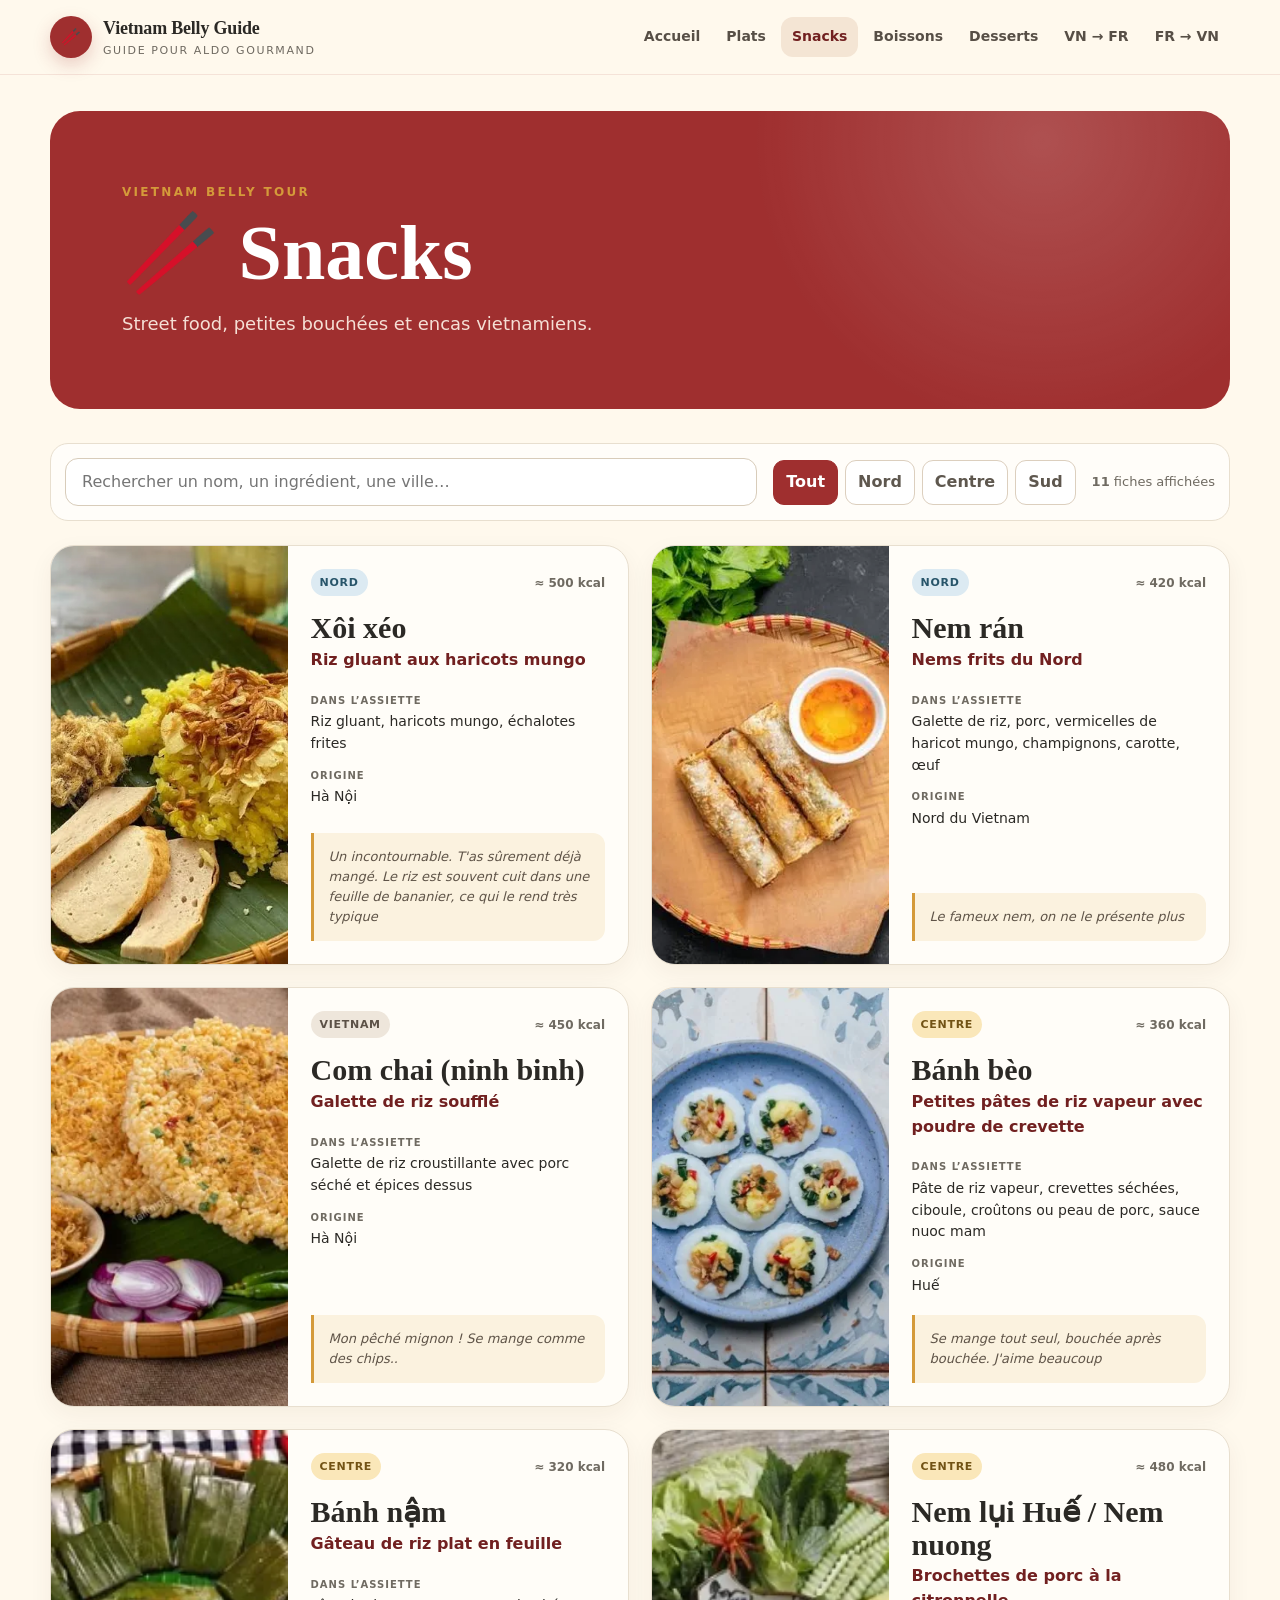
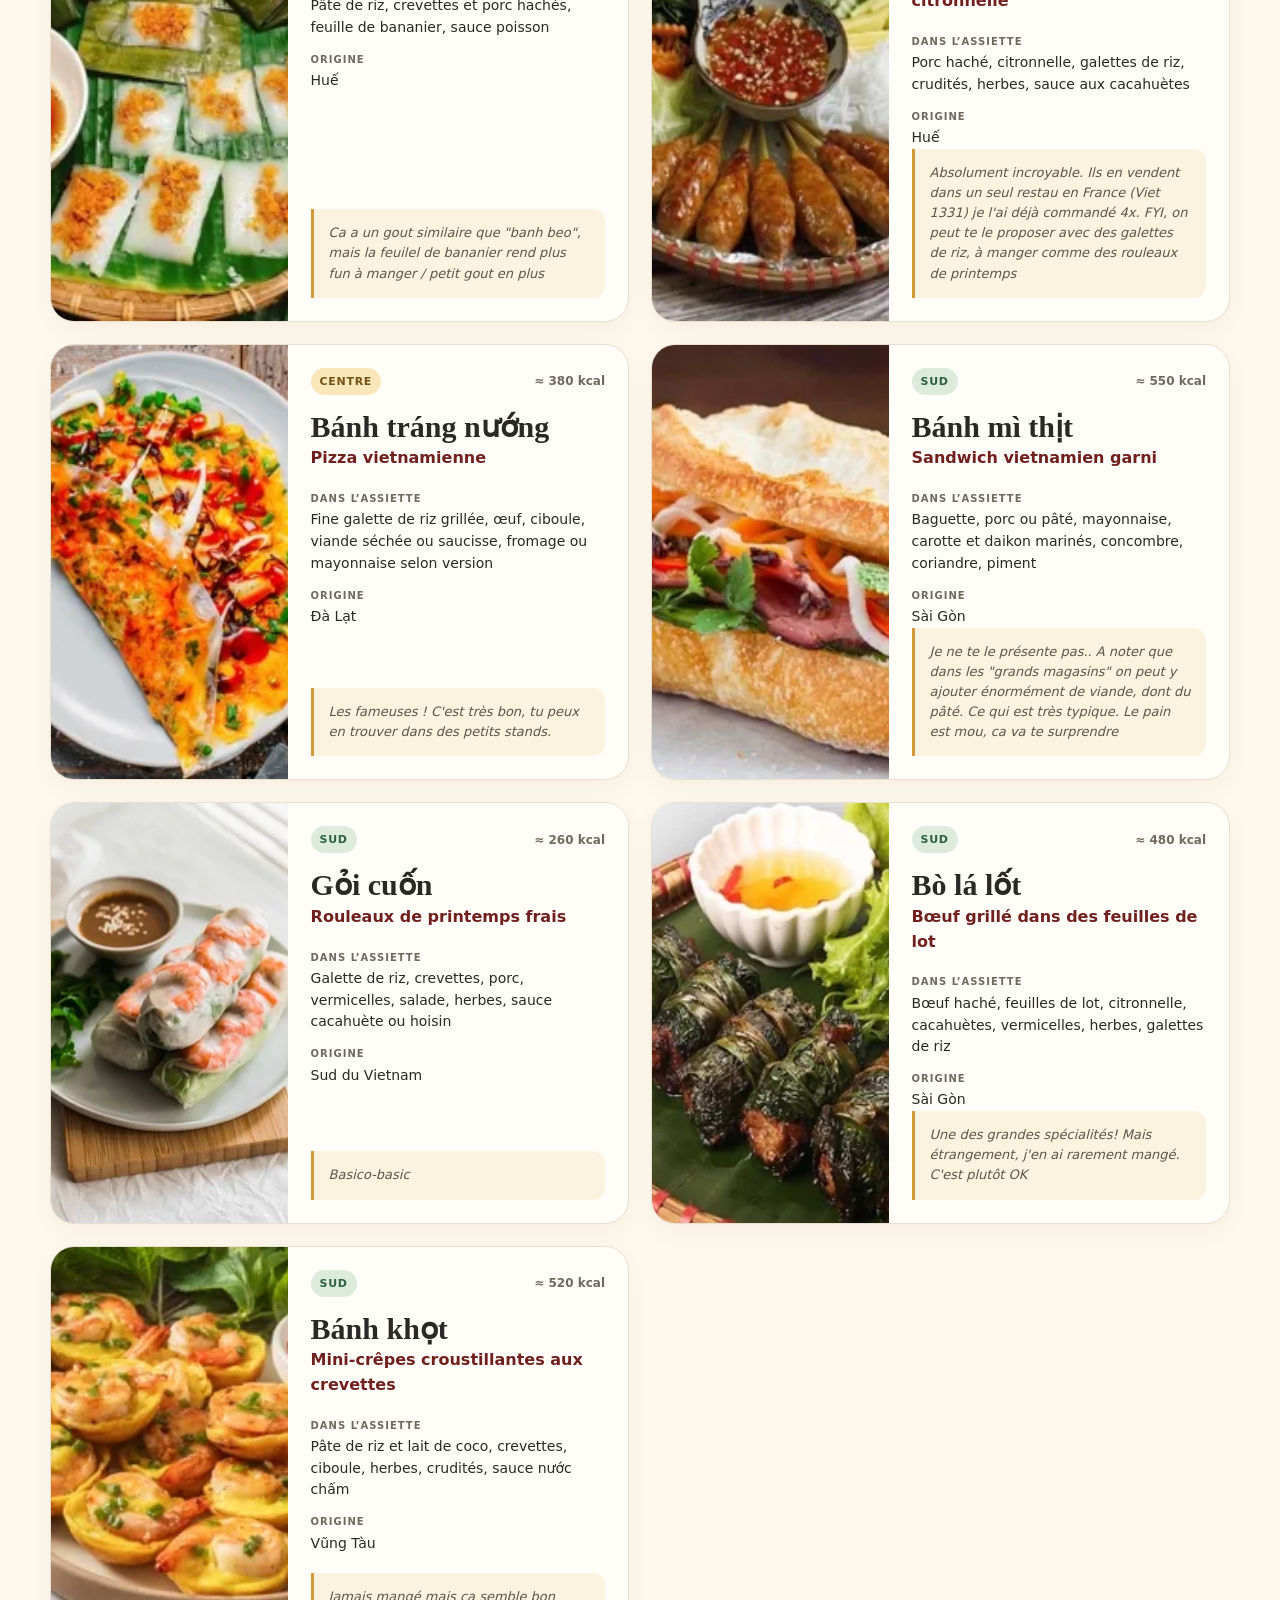
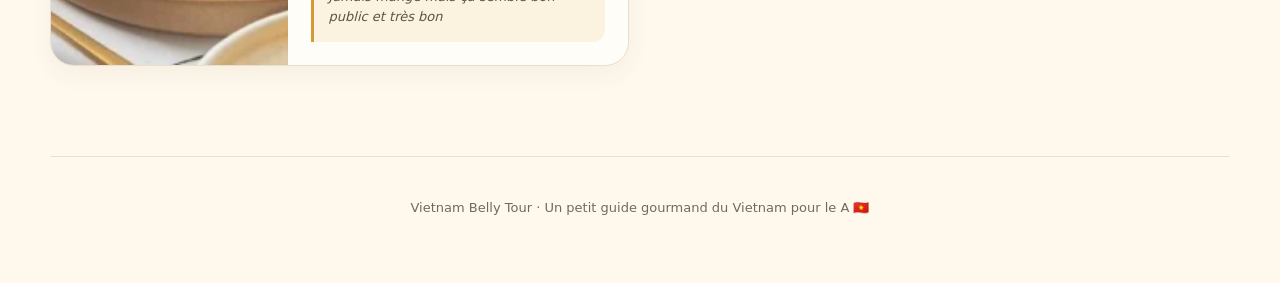
<file: snacks.html>
<!doctype html>
<html lang="fr">
<head>
  <meta charset="utf-8">
  <meta name="viewport" content="width=device-width, initial-scale=1">
  <meta name="description" content="Street food, petites bouchées et encas vietnamiens.">
  <meta name="robots" content="noindex, nofollow, noarchive">
  <meta name="theme-color" content="#9f2f2f">
  <title>Snacks · Aldo's Vietnam Belly Guide</title>
  <link rel="icon" href="assets/favicon.svg" type="image/svg+xml">
  <link rel="stylesheet" href="assets/styles.css?v=2">
  <script defer src="assets/app.js?v=2"></script>
</head>
<body>

<header class="site-header">
  <div class="header-inner">
    <a class="brand" href="index.html" aria-label="Vietnam Belly Tour, accueil">
      <span class="brand-mark">🥢</span>
      <span><strong>Vietnam Belly Guide</strong><small>Guide pour Aldo gourmand</small></span>
    </a>
    <button class="menu-toggle" type="button" aria-expanded="false" aria-controls="main-nav">Menu</button>
    <nav id="main-nav" class="main-nav" aria-label="Navigation principale">
      <a href="index.html">Accueil</a><a href="plats.html">Plats</a><a href="snacks.html" class="active">Snacks</a><a href="boissons.html">Boissons</a><a href="desserts.html">Desserts</a><a href="glossaire-vn-fr.html">VN → FR</a><a href="glossaire-fr-vn.html">FR → VN</a>
    </nav>
  </div>
</header>

<main>
  <section class="page-hero compact">
    <p class="kicker">VIETNAM BELLY TOUR</p>
    <h1>🥢 Snacks</h1>
    <p>Street food, petites bouchées et encas vietnamiens.</p>
  </section>
  <section class="section listing-section">
    <div class="toolbar" data-filter-scope>
      <label class="search-field">
        <span class="sr-only">Rechercher</span>
        <input type="search" placeholder="Rechercher un nom, un ingrédient, une ville…" data-search-input>
      </label>
      <div class="filter-buttons" aria-label="Filtrer par région">
        <button class="filter active" data-filter="all">Tout</button>
        <button class="filter" data-filter="nord">Nord</button>
        <button class="filter" data-filter="centre">Centre</button>
        <button class="filter" data-filter="sud">Sud</button>
      </div>
      <p class="result-count"><strong data-result-count>11</strong> fiches affichées</p>
    </div>
    <div class="dish-grid" data-card-grid>
      
<article class="dish-card" data-region="nord" data-search="xôi xéo riz gluant aux haricots mungo riz gluant, haricots mungo, échalotes frites nord hà nội un incontournable. t&#x27;as sûrement déjà mangé. le riz est souvent cuit dans une feuille de bananier, ce qui le rend très typique">
  <div class="dish-image"><img src="assets/images/snacks-xoi-xeo.webp" alt="Xoi xeo, un plat incontournable à Hanoi - Guide francophone Vietnam" loading="lazy"></div>
  <div class="dish-content">
    <div class="dish-meta"><span class="badge region-nord">Nord</span><span class="kcal">≈ 500 kcal</span></div>
    <h2>Xôi xéo</h2>
    <p class="french-name">Riz gluant aux haricots mungo</p>
    <dl>
      <div><dt>Dans l’assiette</dt><dd>Riz gluant, haricots mungo, échalotes frites</dd></div>
      <div><dt>Origine</dt><dd>Hà Nội</dd></div>
    </dl>
    <blockquote>Un incontournable. T&#x27;as sûrement déjà mangé. Le riz est souvent cuit dans une feuille de bananier, ce qui le rend très typique</blockquote>
  </div>
</article>
<article class="dish-card" data-region="nord" data-search="nem rán nems frits du nord galette de riz, porc, vermicelles de haricot mungo, champignons, carotte, œuf nord nord du vietnam le fameux nem, on ne le présente plus">
  <div class="dish-image"><img src="assets/images/snacks-nem-ran.webp" alt="Nem Ran – Rouleau de printemps croustillant" loading="lazy"></div>
  <div class="dish-content">
    <div class="dish-meta"><span class="badge region-nord">Nord</span><span class="kcal">≈ 420 kcal</span></div>
    <h2>Nem rán</h2>
    <p class="french-name">Nems frits du Nord</p>
    <dl>
      <div><dt>Dans l’assiette</dt><dd>Galette de riz, porc, vermicelles de haricot mungo, champignons, carotte, œuf</dd></div>
      <div><dt>Origine</dt><dd>Nord du Vietnam</dd></div>
    </dl>
    <blockquote>Le fameux nem, on ne le présente plus</blockquote>
  </div>
</article>
<article class="dish-card" data-region="autre" data-search="com chai (ninh binh) galette de riz soufflé galette de riz croustillante avec porc séché et épices dessus  hà nội mon pêché mignon ! se mange comme des chips..">
  <div class="dish-image"><img src="assets/images/snacks-com-chai-ninh-binh.webp" alt="Đại Long - Thương hiệu cơm cháy hàng đầu Ninh Bình" loading="lazy"></div>
  <div class="dish-content">
    <div class="dish-meta"><span class="badge">Vietnam</span><span class="kcal">≈ 450 kcal</span></div>
    <h2>Com chai (ninh binh)</h2>
    <p class="french-name">Galette de riz soufflé</p>
    <dl>
      <div><dt>Dans l’assiette</dt><dd>Galette de riz croustillante avec porc séché et épices dessus</dd></div>
      <div><dt>Origine</dt><dd>Hà Nội</dd></div>
    </dl>
    <blockquote>Mon pêché mignon ! Se mange comme des chips..</blockquote>
  </div>
</article>
<article class="dish-card" data-region="centre" data-search="bánh bèo petites pâtes de riz vapeur avec poudre de crevette pâte de riz vapeur, crevettes séchées, ciboule, croûtons ou peau de porc, sauce nuoc mam centre huế se mange tout seul, bouchée après bouchée. j&#x27;aime beaucoup">
  <div class="dish-image"><img src="assets/images/snacks-banh-beo.webp" alt="Vietnamese steamed rice cakes with prawn floss and mung bean (bánh bèo)" loading="lazy"></div>
  <div class="dish-content">
    <div class="dish-meta"><span class="badge region-centre">Centre</span><span class="kcal">≈ 360 kcal</span></div>
    <h2>Bánh bèo</h2>
    <p class="french-name">Petites pâtes de riz vapeur avec poudre de crevette</p>
    <dl>
      <div><dt>Dans l’assiette</dt><dd>Pâte de riz vapeur, crevettes séchées, ciboule, croûtons ou peau de porc, sauce nuoc mam</dd></div>
      <div><dt>Origine</dt><dd>Huế</dd></div>
    </dl>
    <blockquote>Se mange tout seul, bouchée après bouchée. J&#x27;aime beaucoup</blockquote>
  </div>
</article>
<article class="dish-card" data-region="centre" data-search="bánh nậm gâteau de riz plat en feuille pâte de riz, crevettes et porc hachés, feuille de bananier, sauce poisson centre huế ca a un gout similaire que &quot;banh beo&quot;, mais la feuilel de bananier rend plus fun à manger / petit gout en plus">
  <div class="dish-image"><img src="assets/images/snacks-banh-nam.webp" alt="Banh Nam (Flat rice dumpling) | BestPrice Travel" loading="lazy"></div>
  <div class="dish-content">
    <div class="dish-meta"><span class="badge region-centre">Centre</span><span class="kcal">≈ 320 kcal</span></div>
    <h2>Bánh nậm</h2>
    <p class="french-name">Gâteau de riz plat en feuille</p>
    <dl>
      <div><dt>Dans l’assiette</dt><dd>Pâte de riz, crevettes et porc hachés, feuille de bananier, sauce poisson</dd></div>
      <div><dt>Origine</dt><dd>Huế</dd></div>
    </dl>
    <blockquote>Ca a un gout similaire que &quot;banh beo&quot;, mais la feuilel de bananier rend plus fun à manger / petit gout en plus</blockquote>
  </div>
</article>
<article class="dish-card" data-region="centre" data-search="nem lụi huế / nem nuong brochettes de porc à la citronnelle porc haché, citronnelle, galettes de riz, crudités, herbes, sauce aux cacahuètes centre huế absolument incroyable. ils en vendent dans un seul restau en france (viet 1331) je l&#x27;ai déjà commandé 4x. fyi, on peut te le proposer avec des galettes de riz, à manger comme des rouleaux de printemps">
  <div class="dish-image"><img src="assets/images/snacks-nem-lui-hue-nem-nuong.webp" alt="Comment préparer de délicieuses brochettes de porc grillé vietnamiennes?" loading="lazy"></div>
  <div class="dish-content">
    <div class="dish-meta"><span class="badge region-centre">Centre</span><span class="kcal">≈ 480 kcal</span></div>
    <h2>Nem lụi Huế / Nem nuong</h2>
    <p class="french-name">Brochettes de porc à la citronnelle</p>
    <dl>
      <div><dt>Dans l’assiette</dt><dd>Porc haché, citronnelle, galettes de riz, crudités, herbes, sauce aux cacahuètes</dd></div>
      <div><dt>Origine</dt><dd>Huế</dd></div>
    </dl>
    <blockquote>Absolument incroyable. Ils en vendent dans un seul restau en France (Viet 1331) je l&#x27;ai déjà commandé 4x. FYI, on peut te le proposer avec des galettes de riz, à manger comme des rouleaux de printemps</blockquote>
  </div>
</article>
<article class="dish-card" data-region="centre" data-search="bánh tráng nướng pizza vietnamienne fine galette de riz grillée, œuf, ciboule, viande séchée ou saucisse, fromage ou mayonnaise selon version centre đà lạt les fameuses ! c&#x27;est très bon, tu peux en trouver dans des petits stands.">
  <div class="dish-image"><img src="assets/images/snacks-banh-trang-nuong.webp" alt="Vietnamese Pizza (Bánh Tráng Nướng) | Chilli Chan&#x27;s" loading="lazy"></div>
  <div class="dish-content">
    <div class="dish-meta"><span class="badge region-centre">Centre</span><span class="kcal">≈ 380 kcal</span></div>
    <h2>Bánh tráng nướng</h2>
    <p class="french-name">Pizza vietnamienne</p>
    <dl>
      <div><dt>Dans l’assiette</dt><dd>Fine galette de riz grillée, œuf, ciboule, viande séchée ou saucisse, fromage ou mayonnaise selon version</dd></div>
      <div><dt>Origine</dt><dd>Đà Lạt</dd></div>
    </dl>
    <blockquote>Les fameuses ! C&#x27;est très bon, tu peux en trouver dans des petits stands.</blockquote>
  </div>
</article>
<article class="dish-card" data-region="sud" data-search="bánh mì thịt sandwich vietnamien garni baguette, porc ou pâté, mayonnaise, carotte et daikon marinés, concombre, coriandre, piment sud sài gòn je ne te le présente pas.. a noter que dans les &quot;grands magasins&quot; on peut y ajouter énormément de viande, dont du pâté. ce qui est très typique. le pain est mou, ca va te surprendre">
  <div class="dish-image"><img src="assets/images/snacks-banh-mi-thit.webp" alt="Le Banh Mi : Trésor de la Cuisine du Vietnam" loading="lazy"></div>
  <div class="dish-content">
    <div class="dish-meta"><span class="badge region-sud">Sud</span><span class="kcal">≈ 550 kcal</span></div>
    <h2>Bánh mì thịt</h2>
    <p class="french-name">Sandwich vietnamien garni</p>
    <dl>
      <div><dt>Dans l’assiette</dt><dd>Baguette, porc ou pâté, mayonnaise, carotte et daikon marinés, concombre, coriandre, piment</dd></div>
      <div><dt>Origine</dt><dd>Sài Gòn</dd></div>
    </dl>
    <blockquote>Je ne te le présente pas.. A noter que dans les &quot;grands magasins&quot; on peut y ajouter énormément de viande, dont du pâté. Ce qui est très typique. Le pain est mou, ca va te surprendre</blockquote>
  </div>
</article>
<article class="dish-card" data-region="sud" data-search="gỏi cuốn rouleaux de printemps frais galette de riz, crevettes, porc, vermicelles, salade, herbes, sauce cacahuète ou hoisin sud sud du vietnam basico-basic">
  <div class="dish-image"><img src="assets/images/snacks-goi-cuon.webp" alt="Vietnamese-style Salad Rolls (Gỏi Cuốn)" loading="lazy"></div>
  <div class="dish-content">
    <div class="dish-meta"><span class="badge region-sud">Sud</span><span class="kcal">≈ 260 kcal</span></div>
    <h2>Gỏi cuốn</h2>
    <p class="french-name">Rouleaux de printemps frais</p>
    <dl>
      <div><dt>Dans l’assiette</dt><dd>Galette de riz, crevettes, porc, vermicelles, salade, herbes, sauce cacahuète ou hoisin</dd></div>
      <div><dt>Origine</dt><dd>Sud du Vietnam</dd></div>
    </dl>
    <blockquote>Basico-basic</blockquote>
  </div>
</article>
<article class="dish-card" data-region="sud" data-search="bò lá lốt bœuf grillé dans des feuilles de lot bœuf haché, feuilles de lot, citronnelle, cacahuètes, vermicelles, herbes, galettes de riz sud sài gòn une des grandes spécialités! mais étrangement, j&#x27;en ai rarement mangé. c&#x27;est plutôt ok">
  <div class="dish-image"><img src="assets/images/snacks-bo-la-lot.webp" alt="Bo Nuong La Lot (Beef in Wild Betel Leaf Recipe) | BestPrice Travel" loading="lazy"></div>
  <div class="dish-content">
    <div class="dish-meta"><span class="badge region-sud">Sud</span><span class="kcal">≈ 480 kcal</span></div>
    <h2>Bò lá lốt</h2>
    <p class="french-name">Bœuf grillé dans des feuilles de lot</p>
    <dl>
      <div><dt>Dans l’assiette</dt><dd>Bœuf haché, feuilles de lot, citronnelle, cacahuètes, vermicelles, herbes, galettes de riz</dd></div>
      <div><dt>Origine</dt><dd>Sài Gòn</dd></div>
    </dl>
    <blockquote>Une des grandes spécialités! Mais étrangement, j&#x27;en ai rarement mangé. C&#x27;est plutôt OK</blockquote>
  </div>
</article>
<article class="dish-card" data-region="sud" data-search="bánh khọt mini-crêpes croustillantes aux crevettes pâte de riz et lait de coco, crevettes, ciboule, herbes, crudités, sauce nước chấm sud vũng tàu jamais mangé mais ça semble bon public et très bon">
  <div class="dish-image"><img src="assets/images/snacks-banh-khot.webp" alt="Bánh Khọt (Mini Vietnamese Savory Pancakes)" loading="lazy"></div>
  <div class="dish-content">
    <div class="dish-meta"><span class="badge region-sud">Sud</span><span class="kcal">≈ 520 kcal</span></div>
    <h2>Bánh khọt</h2>
    <p class="french-name">Mini-crêpes croustillantes aux crevettes</p>
    <dl>
      <div><dt>Dans l’assiette</dt><dd>Pâte de riz et lait de coco, crevettes, ciboule, herbes, crudités, sauce nước chấm</dd></div>
      <div><dt>Origine</dt><dd>Vũng Tàu</dd></div>
    </dl>
    <blockquote>Jamais mangé mais ça semble bon public et très bon</blockquote>
  </div>
</article>
    </div>
    <p class="empty-state" data-empty-state hidden>Aucun résultat pour cette recherche.</p>
  </section>
</main>

<footer class="site-footer">
  <p>Vietnam Belly Tour · Un petit guide gourmand du Vietnam pour le A 🇻🇳</p>
</footer>
</body>
</html>
</file>
<file: assets/styles.css>
:root {
  --red: #9f2f2f;
  --red-dark: #712020;
  --cream: #fff9ed;
  --paper: #fffdf8;
  --ink: #2b2925;
  --muted: #6f6a61;
  --line: #e8dfcf;
  --green: #2f664d;
  --gold: #d49a3a;
  --shadow: 0 16px 40px rgba(67, 44, 24, .10);
  --radius: 24px;
}
* { box-sizing: border-box; }
html { scroll-behavior: smooth; }
body {
  margin: 0;
  background: var(--cream);
  color: var(--ink);
  font-family: Inter, ui-sans-serif, system-ui, -apple-system, BlinkMacSystemFont, "Segoe UI", sans-serif;
  line-height: 1.55;
}
a { color: inherit; }
img { display: block; max-width: 100%; }
button, input { font: inherit; }
.sr-only {
  position: absolute; width: 1px; height: 1px; padding: 0; margin: -1px;
  overflow: hidden; clip: rect(0,0,0,0); white-space: nowrap; border: 0;
}
.site-header {
  position: sticky; top: 0; z-index: 100;
  background: rgba(255,249,237,.94);
  backdrop-filter: blur(14px);
  border-bottom: 1px solid rgba(159,47,47,.10);
}
.header-inner {
  width: min(1180px, calc(100% - 32px)); min-height: 74px; margin: auto;
  display: flex; align-items: center; justify-content: space-between; gap: 24px;
}
.brand { display: flex; align-items: center; gap: 11px; text-decoration: none; }
.brand-mark {
  width: 42px; height: 42px; border-radius: 50%; display: grid; place-items: center;
  background: var(--red); color: white; box-shadow: 0 7px 18px rgba(159,47,47,.22);
}
.brand strong, .brand small { display: block; }
.brand strong { font-family: Georgia, serif; font-size: 18px; letter-spacing: -.2px; }
.brand small { color: var(--muted); font-size: 11px; text-transform: uppercase; letter-spacing: 1.6px; }
.main-nav { display: flex; align-items: center; gap: 4px; }
.main-nav a {
  padding: 9px 11px; border-radius: 12px; text-decoration: none;
  color: #574f46; font-size: 14px; font-weight: 650;
}
.main-nav a:hover, .main-nav a.active { background: #f4e5d4; color: var(--red-dark); }
.menu-toggle {
  display: none; border: 1px solid var(--line); background: var(--paper);
  padding: 9px 13px; border-radius: 12px; font-weight: 700;
}
.hero {
  width: min(1180px, calc(100% - 32px)); margin: 40px auto 0;
  min-height: 530px; overflow: hidden; border-radius: 34px;
  background: var(--red); color: white; display: grid; grid-template-columns: 1.15fr .85fr;
  position: relative; box-shadow: var(--shadow);
}
.hero::before {
  content: ""; position: absolute; inset: 0;
  background: radial-gradient(circle at 75% 20%, rgba(255,255,255,.12), transparent 28%),
              linear-gradient(135deg, transparent 55%, rgba(71,21,21,.18));
}
.hero-content { padding: clamp(42px, 7vw, 80px); position: relative; z-index: 2; align-self: center; }
.kicker { margin: 0 0 12px; font-size: 12px; letter-spacing: 2.3px; font-weight: 800; color: var(--gold); }
.hero h1 {
  margin: 0; max-width: 720px; font-family: Georgia, "Times New Roman", serif;
  font-size: clamp(48px, 7vw, 84px); line-height: .98; letter-spacing: -3px;
}
.hero-copy { max-width: 610px; margin: 25px 0 0; color: #f8e9de; font-size: 18px; }
.hero-actions { display: flex; flex-wrap: wrap; gap: 12px; margin-top: 30px; }
.button {
  display: inline-flex; align-items: center; justify-content: center; min-height: 48px;
  padding: 0 20px; border-radius: 14px; text-decoration: none; font-weight: 800;
}
.button.primary { background: white; color: var(--red-dark); }
.button.secondary { border: 1px solid rgba(255,255,255,.35); color: white; background: rgba(255,255,255,.06); }
.hero-stats { display: flex; flex-wrap: wrap; gap: 22px; margin-top: 34px; color: #f2dcd0; font-size: 13px; }
.hero-stats strong { display: block; color: white; font-family: Georgia, serif; font-size: 23px; }
.hero-art { position: relative; min-height: 100%; display: grid; place-items: center; }
.sun {
  position: absolute; width: 320px; height: 320px; border-radius: 50%;
  background: #eebf63; opacity: .94;
}
.bowl { position: relative; z-index: 2; font-size: 190px; transform: rotate(-5deg); filter: drop-shadow(0 24px 20px rgba(61,18,18,.25)); }
.leaf { position: absolute; font-size: 85px; z-index: 3; }
.leaf-one { left: 4%; top: 13%; transform: rotate(-32deg); }
.leaf-two { right: 4%; bottom: 7%; transform: rotate(32deg); }
.section { width: min(1180px, calc(100% - 32px)); margin: 90px auto; }
.section-heading {
  display: grid; grid-template-columns: 1fr minmax(280px, 450px); gap: 40px;
  align-items: end; margin-bottom: 28px;
}
.section-heading h2, .glossary-promo h2 {
  margin: 0; font-family: Georgia, serif; font-size: clamp(34px, 5vw, 52px); line-height: 1.06;
}
.section-heading > p, .glossary-promo p { color: var(--muted); margin: 0; }
.home-grid { display: grid; grid-template-columns: repeat(2, 1fr); gap: 22px; }
.home-card {
  overflow: hidden; background: var(--paper); border: 1px solid var(--line);
  border-radius: var(--radius); text-decoration: none; box-shadow: 0 8px 24px rgba(65,45,24,.06);
  transition: transform .2s ease, box-shadow .2s ease;
}
.home-card:hover { transform: translateY(-4px); box-shadow: var(--shadow); }
.home-card-media { aspect-ratio: 16/8.7; overflow: hidden; background: #ead9c5; display: grid; place-items: center; }
.home-card-media img { width: 100%; height: 100%; object-fit: cover; transition: transform .35s ease; }
.home-card:hover img { transform: scale(1.035); }
.category-emoji { font-size: 80px; }
.home-card-body { padding: 25px; }
.eyebrow { color: var(--red); text-transform: uppercase; font-size: 11px; letter-spacing: 1.5px; font-weight: 850; }
.home-card h2 { font-family: Georgia, serif; margin: 6px 0 8px; font-size: 31px; }
.home-card p { margin: 0; color: var(--muted); }
.card-link { display: inline-block; margin-top: 18px; font-weight: 850; color: var(--red-dark); }
.glossary-promo {
  background: #f1e5cf; border-radius: 30px; padding: clamp(30px, 5vw, 56px);
  display: grid; grid-template-columns: 1fr 1fr; gap: 40px; align-items: center;
}
.glossary-promo p { margin-top: 14px; }
.glossary-links { display: grid; gap: 12px; }
.glossary-links a {
  padding: 18px; border-radius: 18px; background: rgba(255,255,255,.73);
  text-decoration: none; display: grid; grid-template-columns: 54px 1fr auto;
  align-items: center; gap: 14px; border: 1px solid rgba(113,32,32,.09);
}
.glossary-links a > span {
  width: 50px; height: 50px; display: grid; place-items: center; border-radius: 50%;
  background: var(--red); color: white; font-weight: 900;
}
.glossary-links strong, .glossary-links small { display: block; }
.glossary-links small { color: var(--muted); }
.page-hero {
  width: min(1180px, calc(100% - 32px)); margin: 36px auto 0;
  border-radius: 30px; color: white; background:
  radial-gradient(circle at 84% 10%, rgba(255,255,255,.16), transparent 28%),
  var(--red); padding: clamp(38px, 7vw, 72px);
}
.page-hero.compact { min-height: 290px; display: flex; flex-direction: column; justify-content: center; }
.page-hero h1 { margin: 0; font-family: Georgia, serif; font-size: clamp(46px, 8vw, 78px); line-height: 1; }
.page-hero > p:last-child { max-width: 650px; margin: 18px 0 0; color: #f5dfd5; font-size: 18px; }
.listing-section, .glossary-section { margin-top: 34px; }
.toolbar {
  display: grid; grid-template-columns: minmax(280px, 1fr) auto auto; align-items: center;
  gap: 16px; margin-bottom: 24px; padding: 14px; background: rgba(255,255,255,.68);
  border: 1px solid var(--line); border-radius: 18px;
}
.search-field input {
  width: 100%; min-height: 48px; border-radius: 13px; border: 1px solid #d8ccba;
  background: white; padding: 0 16px; color: var(--ink); outline: none;
}
.search-field input:focus { border-color: var(--red); box-shadow: 0 0 0 3px rgba(159,47,47,.11); }
.filter-buttons { display: flex; flex-wrap: wrap; gap: 7px; }
.filter {
  border: 1px solid #dccfbe; border-radius: 11px; background: white; padding: 9px 12px;
  font-weight: 750; color: #5e574e; cursor: pointer;
}
.filter:hover, .filter.active { background: var(--red); color: white; border-color: var(--red); }
.result-count { margin: 0; white-space: nowrap; color: var(--muted); font-size: 13px; }
.dish-grid { display: grid; grid-template-columns: repeat(2, minmax(0,1fr)); gap: 22px; }
.dish-card {
  display: grid; grid-template-columns: minmax(170px, .82fr) 1.18fr; overflow: hidden;
  min-height: 420px; background: var(--paper); border: 1px solid var(--line);
  border-radius: var(--radius); box-shadow: 0 8px 24px rgba(65,45,24,.055);
}
.dish-image { min-height: 100%; background: #ead9c5; }
.dish-image img { width: 100%; height: 100%; object-fit: cover; }
.image-placeholder { height: 100%; min-height: 260px; display: grid; place-content: center; gap: 8px; text-align: center; color: #7d6b58; }
.image-placeholder span { font-size: 58px; }
.image-placeholder small { font-weight: 800; }
.dish-content { padding: 23px; display: flex; flex-direction: column; }
.dish-meta { display: flex; align-items: center; justify-content: space-between; gap: 10px; }
.badge {
  display: inline-flex; align-items: center; min-height: 27px; padding: 0 9px; border-radius: 999px;
  background: #eee6db; color: #5c5146; font-size: 11px; font-weight: 850; text-transform: uppercase; letter-spacing: .7px;
}
.region-nord { background: #dceaf2; color: #28556a; }
.region-centre { background: #fae7b9; color: #725315; }
.region-sud { background: #dcebdc; color: #2f6141; }
.kcal { color: var(--muted); font-size: 12px; font-weight: 800; }
.dish-content h2 { margin: 16px 0 3px; font-family: Georgia, serif; font-size: 30px; line-height: 1.08; }
.french-name { margin: 0; color: var(--red-dark); font-weight: 750; }
.dish-content dl { margin: 20px 0 0; }
.dish-content dl div + div { margin-top: 13px; }
.dish-content dt { color: var(--muted); text-transform: uppercase; letter-spacing: 1px; font-size: 10px; font-weight: 900; }
.dish-content dd { margin: 3px 0 0; font-size: 14px; }
blockquote {
  margin: auto 0 0; padding: 14px 15px; border-left: 3px solid var(--gold);
  background: #fbf2df; border-radius: 0 12px 12px 0; color: #5f5448; font-size: 13px; font-style: italic;
}
.empty-state { padding: 50px; text-align: center; border: 1px dashed #cfbea9; border-radius: 18px; color: var(--muted); }
.glossary-hero { background: var(--green); }
.glossary-toolbar { grid-template-columns: 1fr auto; }
.table-wrap {
  overflow: hidden; border-radius: 22px; border: 1px solid var(--line); background: var(--paper);
  box-shadow: 0 8px 24px rgba(65,45,24,.055);
}
.glossary-table { width: 100%; border-collapse: collapse; }
.glossary-table th {
  padding: 16px 20px; background: #f0e3cf; color: #4f453b; text-align: left;
  font-size: 12px; text-transform: uppercase; letter-spacing: 1px;
}
.glossary-table td { padding: 16px 20px; border-top: 1px solid #eee5d8; vertical-align: top; }
.glossary-table tr:hover td { background: #fff9ee; }
.glossary-table td:first-child { width: 27%; color: var(--red-dark); font-size: 17px; }
.glossary-table td:nth-child(2) { width: 35%; }
.glossary-table td:last-child { color: var(--muted); font-style: italic; }
.site-footer {
  width: min(1180px, calc(100% - 32px)); margin: 60px auto 24px; padding: 28px 0;
  border-top: 1px solid var(--line); color: var(--muted); font-size: 13px; text-align: center;
}
[hidden] { display: none !important; }

@media (max-width: 980px) {
  .menu-toggle { display: block; }
  .main-nav {
    display: none; position: absolute; top: 66px; right: 16px; width: min(330px, calc(100% - 32px));
    padding: 10px; background: var(--paper); border: 1px solid var(--line); border-radius: 16px;
    box-shadow: var(--shadow); flex-direction: column; align-items: stretch;
  }
  .main-nav.open { display: flex; }
  .main-nav a { padding: 11px 13px; }
  .hero { grid-template-columns: 1fr; }
  .hero-art { min-height: 290px; }
  .sun { width: 240px; height: 240px; }
  .bowl { font-size: 145px; }
  .section-heading { grid-template-columns: 1fr; gap: 14px; }
  .glossary-promo { grid-template-columns: 1fr; }
  .toolbar { grid-template-columns: 1fr; }
  .dish-grid { grid-template-columns: 1fr; }
  .dish-card { min-height: 390px; }
}
@media (max-width: 680px) {
  .header-inner { min-height: 66px; }
  .brand small { display: none; }
  .hero { margin-top: 18px; min-height: 0; border-radius: 25px; }
  .hero-content { padding: 38px 26px; }
  .hero h1 { font-size: 49px; letter-spacing: -2px; }
  .hero-copy { font-size: 16px; }
  .hero-art { display: none; }
  .hero-stats { gap: 18px; }
  .section { margin: 62px auto; }
  .home-grid { grid-template-columns: 1fr; }
  .glossary-promo { border-radius: 24px; }
  .glossary-links a { grid-template-columns: 46px 1fr; }
  .glossary-links a small { grid-column: 2; }
  .glossary-links a > span { width: 44px; height: 44px; }
  .page-hero { padding: 40px 25px; border-radius: 24px; }
  .page-hero.compact { min-height: 230px; }
  .page-hero h1 { font-size: 49px; }
  .dish-card { display: block; min-height: auto; }
  .dish-image { height: 245px; }
  .dish-content { padding: 21px; }
  .dish-content h2 { font-size: 28px; }
  .table-wrap { overflow: visible; border: 0; background: transparent; box-shadow: none; }
  .glossary-table, .glossary-table tbody, .glossary-table tr, .glossary-table td { display: block; width: 100%; }
  .glossary-table thead { display: none; }
  .glossary-table tbody { display: grid; gap: 12px; }
  .glossary-table tr {
    background: var(--paper); border: 1px solid var(--line); border-radius: 16px; padding: 16px;
  }
  .glossary-table td, .glossary-table td:first-child, .glossary-table td:nth-child(2) {
    width: 100%; padding: 5px 0; border: 0;
  }
  .glossary-table td::before {
    content: attr(data-label); display: block; color: var(--muted); text-transform: uppercase;
    letter-spacing: 1px; font-size: 9px; font-weight: 900; margin-bottom: 1px;
  }
}

/* Mobile readability fix — v2 */
@media (max-width: 680px) {
  .page-hero {
    margin-top: 14px;
    padding: 26px 22px;
  }

  .page-hero.compact {
    min-height: 150px;
  }

  .page-hero h1 {
    font-size: 41px;
  }

  .page-hero > p:last-child {
    margin-top: 10px;
    font-size: 15px;
    line-height: 1.45;
  }

  .listing-section,
  .glossary-section {
    margin-top: 18px;
  }

  .toolbar {
    gap: 10px;
    margin-bottom: 16px;
    padding: 10px;
  }

  .filter-buttons {
    gap: 6px;
  }

  .filter {
    flex: 1 1 auto;
    padding: 9px 10px;
  }

  .dish-grid {
    gap: 16px;
  }

  .dish-card {
    display: flex;
    flex-direction: column;
  }

  /* On mobile, show the useful text before the photo. */
  .dish-content {
    order: 1;
    padding: 20px;
  }

  .dish-image {
    order: 2;
    height: 190px;
    min-height: 190px;
    border-top: 1px solid var(--line);
  }

  .dish-content h2 {
    margin-top: 12px;
    font-size: 27px;
  }

  .dish-content dl {
    margin-top: 14px;
  }

  blockquote {
    margin-top: 16px;
  }
}

/* Glossary alphabet filter — v3 */
.alphabet-filter {
  grid-column: 1 / -1;
  display: flex;
  flex-wrap: wrap;
  gap: 7px;
  padding-top: 12px;
  border-top: 1px solid var(--line);
}

.alphabet-button {
  min-width: 39px;
  min-height: 39px;
  padding: 7px 11px;
  border: 1px solid #dccfbe;
  border-radius: 11px;
  background: white;
  color: #5e574e;
  font: inherit;
  font-size: 13px;
  font-weight: 800;
  cursor: pointer;
  transition: background .18s ease, color .18s ease, border-color .18s ease, transform .18s ease;
}

.alphabet-button:hover {
  border-color: var(--green);
  color: var(--green);
  transform: translateY(-1px);
}

.alphabet-button.active {
  background: var(--green);
  border-color: var(--green);
  color: white;
}

.alphabet-button:first-child {
  min-width: 58px;
}

@media (max-width: 680px) {
  .alphabet-filter {
    flex-wrap: nowrap;
    overflow-x: auto;
    overscroll-behavior-inline: contain;
    -webkit-overflow-scrolling: touch;
    padding: 10px 2px 5px;
    scrollbar-width: thin;
  }

  .alphabet-button {
    flex: 0 0 auto;
    min-width: 41px;
    min-height: 41px;
  }
}
</file>
